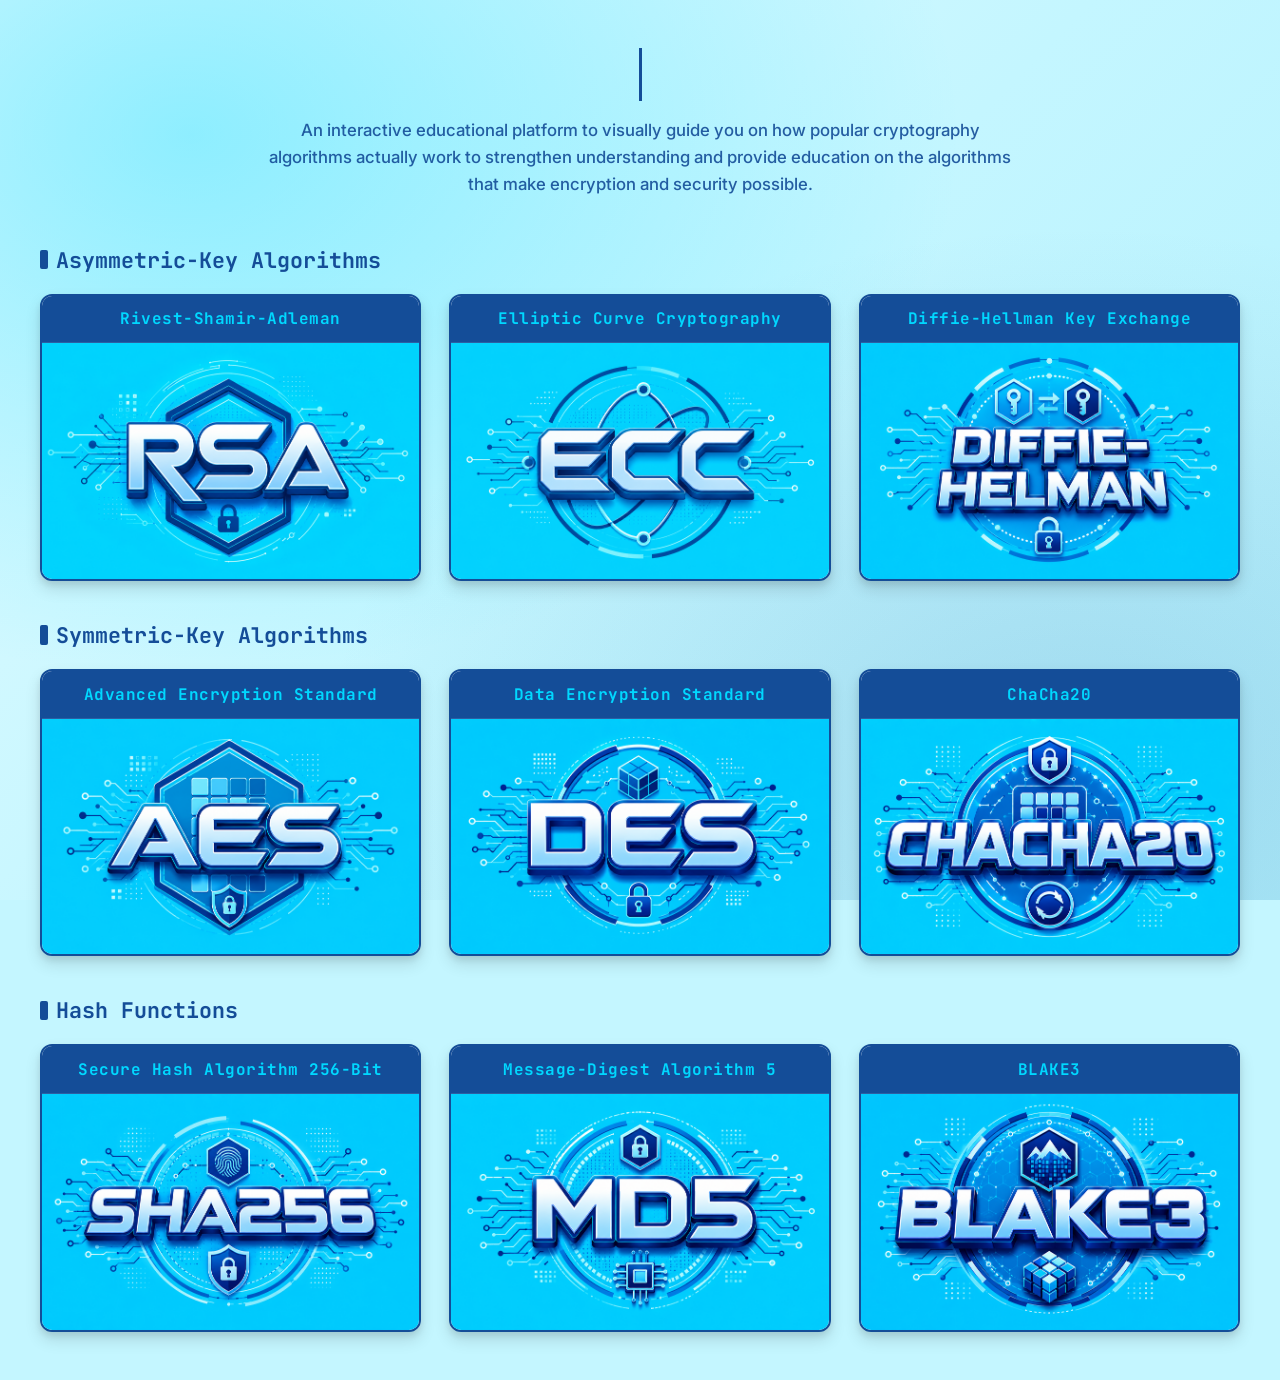
<file: index.html>
<!DOCTYPE html>
<html lang="en">
<head>
    <meta charset="UTF-8">
    <meta name="viewport" content="width=device-width, initial-scale=1.0">
    <meta name="google-site-verification" content="shQzwDN6scNFN-krA-88HyfGA7JR9Y-I3b_4QPDu_bs" />
    <title>Cryptography Algorithm Visualizers</title>
    <link class="icon" rel="icon" type="image/x-icon" href="favicon.ico" />
    <link rel="preconnect" href="https://fonts.googleapis.com">
    <link rel="preconnect" href="https://fonts.gstatic.com" crossorigin>
    <link href="https://fonts.googleapis.com/css2?family=Inter:wght@400;500;600;700&family=JetBrains+Mono:wght@400;500;700&display=swap" rel="stylesheet">
    <link rel="stylesheet" href="style.css">
</head>
<body>
    <header class="header">
        <h1 class="typewriter1-title">Cryptography Algorithm Visualizers</h1>
        <p class="header-description">
            An interactive educational platform to visually guide you on how popular cryptography algorithms actually work to strengthen understanding and provide education on the algorithms that make encryption and security possible.
        </p>
    </header>
        
    <main class="main-container">
        <section class="section">
            <h2 class="section-title">Asymmetric-Key Algorithms</h2>
            <div class="grid-container">
                <a href="RSA/rsa.html" class="card">
                    <div class="card-label">Rivest-Shamir-Adleman</div>
                    <img src="RSA/RSA.PNG" alt="RSA Visualization">
                </a>
                <a href="ECC/ecc.html" class="card">
                    <div class="card-label">Elliptic Curve Cryptography</div>
                    <img src="ECC/ECC.PNG" alt="ECC Visualization">
                </a>
                <a href="DiffieHelman/diffiehelman.html" class="card">
                    <div class="card-label">Diffie-Hellman Key Exchange</div>
                    <img src="DiffieHelman/DiffieHelman.PNG" alt="Diffie-Hellman Visualization">
                </a>
            </div>
        </section>

        <section class="section">
            <h2 class="section-title">Symmetric-Key Algorithms</h2>
            <div class="grid-container">
                <a href="AES/aes.html" class="card">
                    <div class="card-label">Advanced Encryption Standard</div>
                    <img src="AES/AES.PNG" alt="AES Visualization">
                </a>
                <a href="DES/des.html" class="card">
                    <div class="card-label">Data Encryption Standard</div>
                    <img src="DES/DES.PNG" alt="DES Visualization">
                </a>
                <a href="ChaCha20/chacha20.html" class="card">
                    <div class="card-label">ChaCha20</div>
                    <img src="ChaCha20/ChaCha20.PNG" alt="ChaCha20 Visualization">
                </a>
            </div>
        </section>

        <section class="section">
            <h2 class="section-title">Hash Functions</h2>
            <div class="grid-container">
                <a href="SHA256/sha256.html" class="card">
                    <div class="card-label">Secure Hash Algorithm 256-Bit</div>
                    <img src="SHA256/SHA256.PNG" alt="SHA-256 Visualization">
                </a>
                <a href="MD5/md5.html" class="card">
                    <div class="card-label">Message-Digest Algorithm 5</div>
                    <img src="MD5/MD5.PNG" alt="MD5 Visualization">
                </a>
                <a href="BLAKE3/blake3.html" class="card">
                    <div class="card-label">BLAKE3</div>
                    <img src="BLAKE3/BLAKE3.PNG" alt="BLAKE3 Visualization">
                </a>
            </div>
        </section>
    </main>

</body>
</html>
</file>
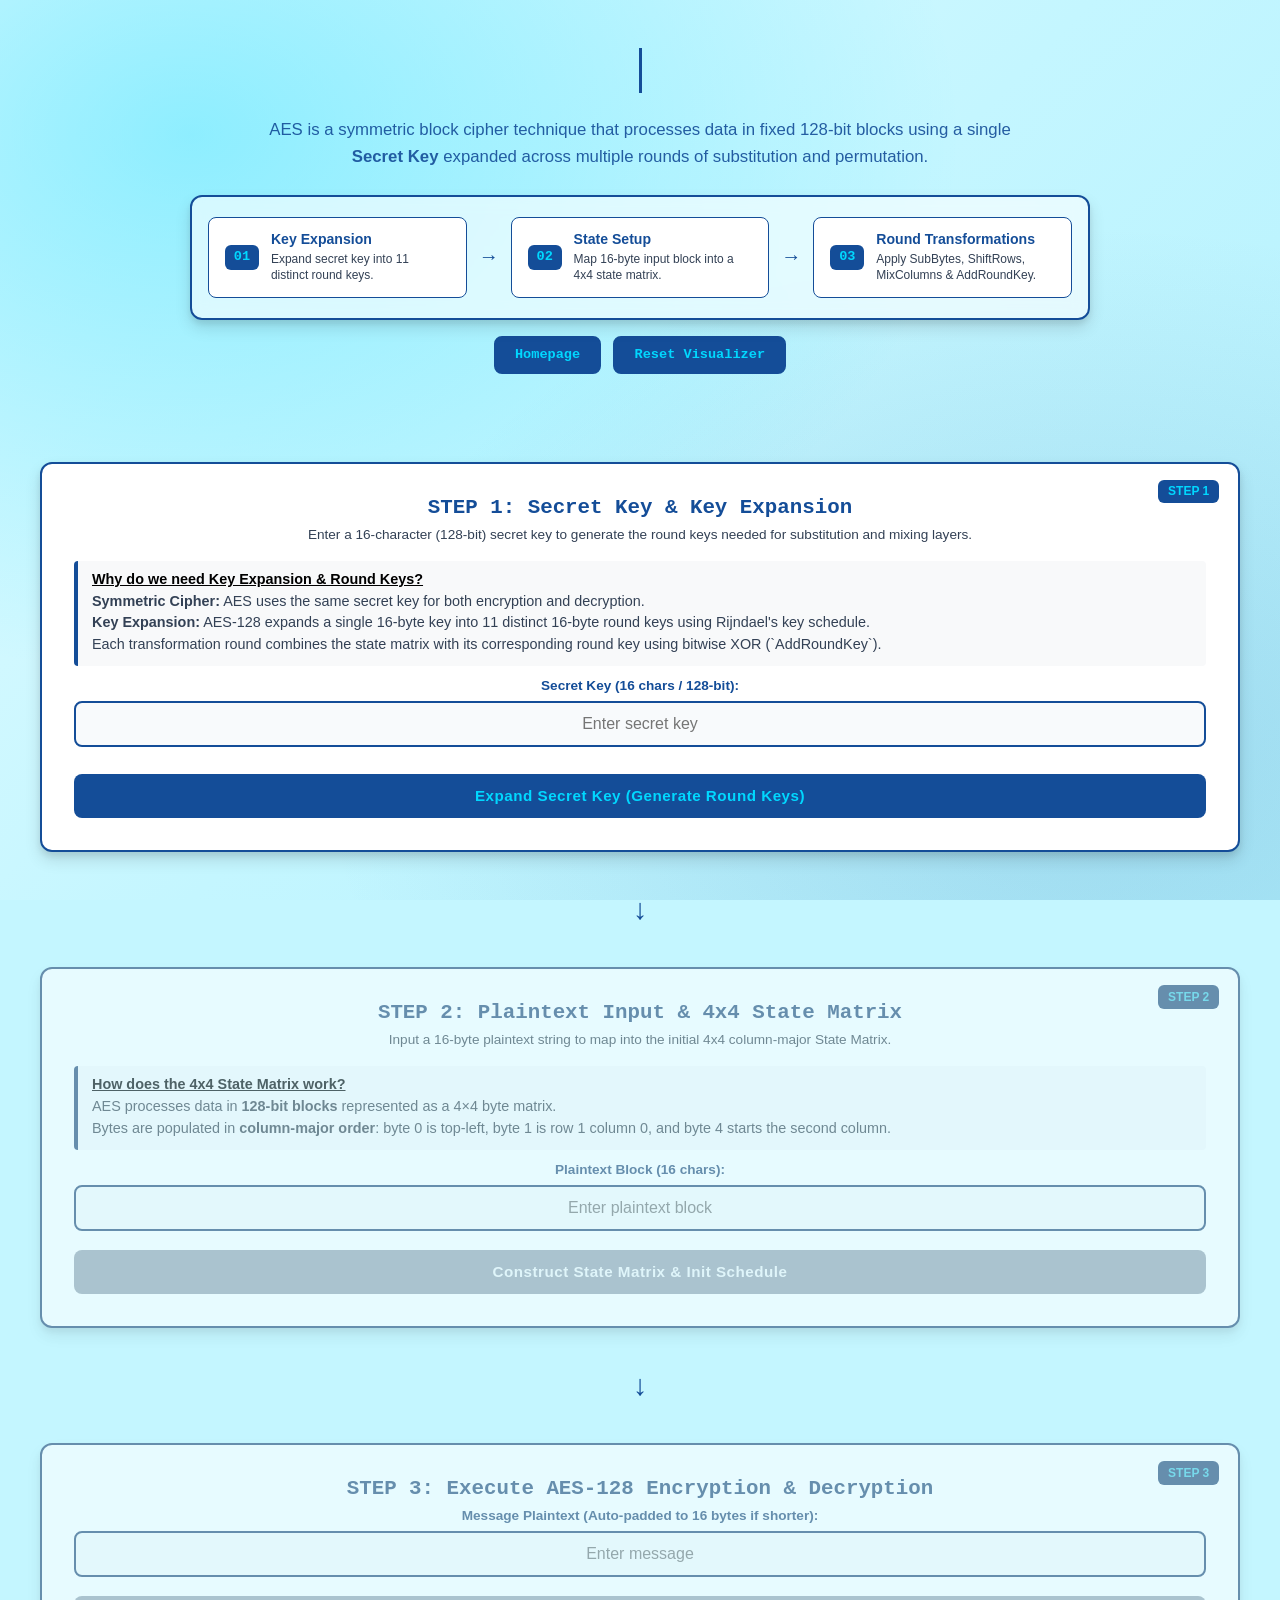
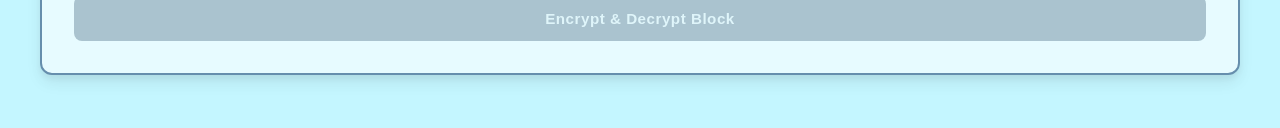
<file: AES/aes.html>
<!DOCTYPE html>
<html lang="en">
<head>
    <meta charset="UTF-8">
    <meta name="viewport" content="width=device-width, initial-scale=1.0">
    <title>AES Visualizer</title>
    <link rel="stylesheet" href="../style.css">
</head>
<body>

    <main class="flowchart-container">

        <header class="header">
            <h1 class="typewriter2-title">AES Visualizer</h1>
            <!-- ALGORITHM OVERVIEW & FLOWCHART -->
<section class="algo-overview">
    <p class="header-description">
        AES is a symmetric block cipher technique that processes data in fixed 128-bit blocks using a single <strong>Secret Key</strong> expanded across multiple rounds of substitution and permutation.
    </p>

    <div class="algo-diagram">
        <div class="algo-node">
            <span class="algo-node-step">01</span>
            <div class="algo-node-text">
                <strong>Key Expansion</strong>
                <p>Expand secret key into 11 distinct round keys.</p>
            </div>
        </div>

        <div class="algo-arrow">→</div>

        <div class="algo-node">
            <span class="algo-node-step">02</span>
            <div class="algo-node-text">
                <strong>State Setup</strong>
                <p>Map 16-byte input block into a 4x4 state matrix.</p>
            </div>
        </div>

        <div class="algo-arrow">→</div>

        <div class="algo-node">
            <span class="algo-node-step">03</span>
            <div class="algo-node-text">
                <strong>Round Transformations</strong>
                <p>Apply SubBytes, ShiftRows, MixColumns & AddRoundKey.</p>
            </div>
        </div>
    </div>
</section>
            <div class="header-buttons">
                <a href="../index.html" class="btn-nav">Homepage</a>
                <button id="reset-btn" class="btn-reset">Reset Visualizer</button>
            </div>
        </header>

        <!-- STEP 1: Key Input & Expansion -->
        <section id="node-step1" class="flow-card active">
            <div class="card-badge">STEP 1</div>
            <h2>STEP 1: Secret Key & Key Expansion</h2>
            <p class="hint">Enter a 16-character (128-bit) secret key to generate the round keys needed for substitution and mixing layers.</p>
            <div class="math-note-box" style="background-color: #f8f9fa; border-left: 4px solid #144d98; padding: 10px 14px; margin-bottom: 12px; border-radius: 4px; font-size: 0.9rem;">
            <strong><u>Why do we need Key Expansion & Round Keys?</u></strong>
                <p style="margin: 4px 0 0 0;">
                    <strong>Symmetric Cipher:</strong> AES uses the same secret key for both encryption and decryption.<br>
                    <strong>Key Expansion:</strong> AES-128 expands a single 16-byte key into 11 distinct 16-byte round keys using Rijndael's key schedule.<br>
                    Each transformation round combines the state matrix with its corresponding round key using bitwise XOR (`AddRoundKey`).
                </p>
            </div>
            <div class="input-group">
                <div class="field" style="width: 100%;">
                    <label for="p">Secret Key (16 chars / 128-bit):</label>
                    <input type="text" id="p" placeholder="Enter secret key" maxlength="16">
                </div>
            </div>
            <button id="btn-step1" class="btn-step">Expand Secret Key (Generate Round Keys)</button>
            <div id="out-step1" class="step-output"></div>
        </section>

        <div class="flow-connector" id="conn-1">↓</div>

        <!-- STEP 2: Plaintext Input & State Matrix Setup -->
        <section id="node-step2" class="flow-card locked">
            <div class="card-badge">STEP 2</div>
            <h2>STEP 2: Plaintext Input & 4x4 State Matrix</h2>
            <p class="hint">Input a 16-byte plaintext string to map into the initial 4x4 column-major State Matrix.</p>

            <div class="math-note-box" style="background-color: #f8f9fa; border-left: 4px solid #144d98; padding: 10px 14px; margin-bottom: 12px; border-radius: 4px; font-size: 0.9rem;">
                <strong><u>How does the 4x4 State Matrix work?</u></strong>
                <p style="margin: 4px 0 0 0;">
                    AES processes data in <strong>128-bit blocks</strong> represented as a 4×4 byte matrix.<br>
                    Bytes are populated in <strong>column-major order</strong>: byte 0 is top-left, byte 1 is row 1 column 0, and byte 4 starts the second column.
                </p>
            </div>

            <div class="field">
                <label for="e">Plaintext Block (16 chars):</label>
                <input type="text" id="e" placeholder="Enter plaintext block" maxlength="16" disabled>
            </div>
            <button id="btn-step2" class="btn-step" disabled>Construct State Matrix & Init Schedule</button>
            <div id="out-step2" class="step-output"></div>
        </section>

        <div class="flow-connector" id="conn-2">↓</div>

        <!-- KEY CREATED CELEBRATION BANNER -->
        <div id="key-success-banner" class="success-banner hidden">
            You've generated your AES secret key!
            <div class="key-display">
                <span><strong>Key Status:</strong> <code id="disp-pub">128-bit Key Loaded</code></span>
                <span><strong>Rounds Configured:</strong> <code id="disp-priv">10 Transformation Rounds</code></span>
            </div>
        </div>

        <!-- STEP 3: Sentence Encryption & Visual Breakdown -->
        <section id="node-step3" class="flow-card locked">
            <div class="card-badge">STEP 3</div>
            <h2>STEP 3: Execute AES-128 Encryption & Decryption</h2>
            <div class="field">
                <label for="msg">Message Plaintext (Auto-padded to 16 bytes if shorter):</label>
                <input type="text" id="msg" placeholder="Enter message" disabled>
            </div>
            <button id="btn-step3" class="btn-step" disabled>Encrypt & Decrypt Block</button>

            <div id="out-step3" class="step-output"></div>

            <!-- Transformation Pipeline Container -->
            <div id="visual-pipeline" class="pipeline-container" style="display:none; margin-top: 15px;">
                <h3>Round-by-Round AES Encryption Pipeline</h3>
                <div id="pipeline-nodes" class="pipeline-grid"></div>
            </div>
        </section>

    </main>

    <script src="aes.js"></script>
</body>
</html>
</file>
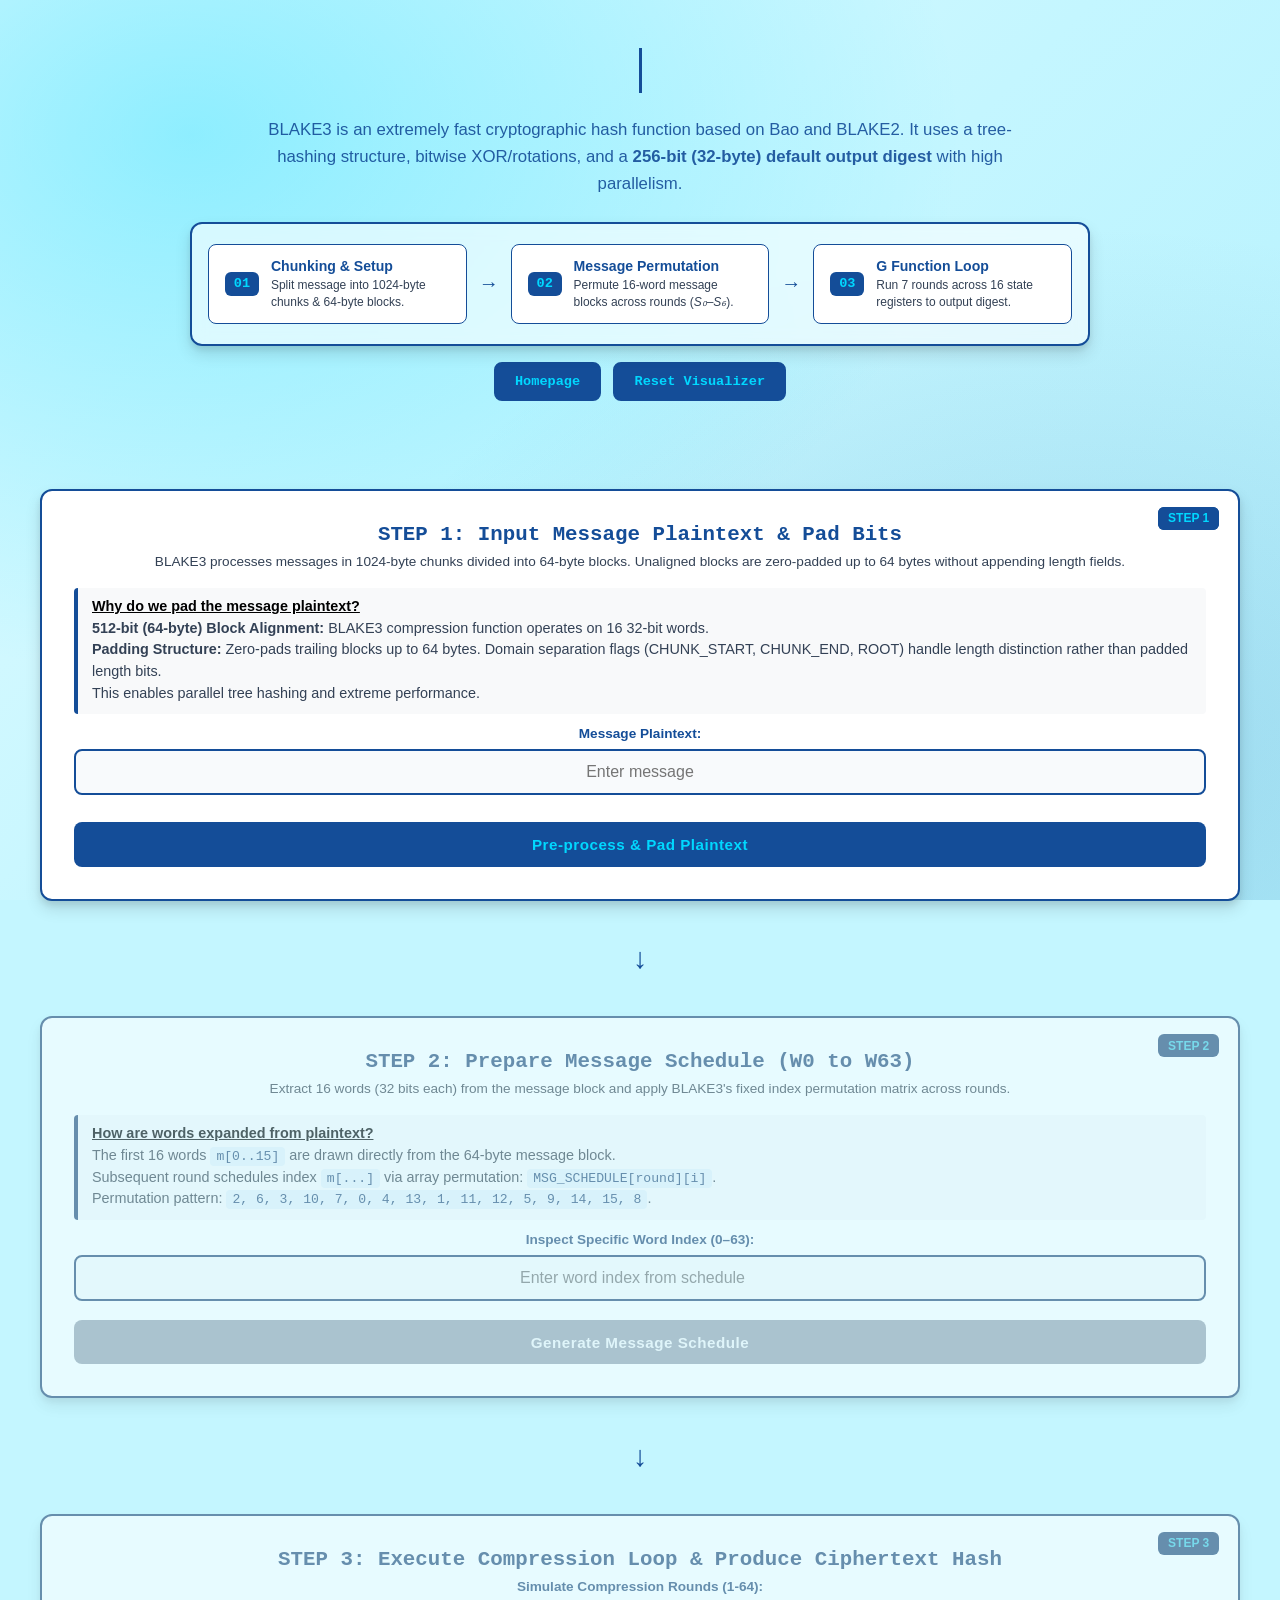
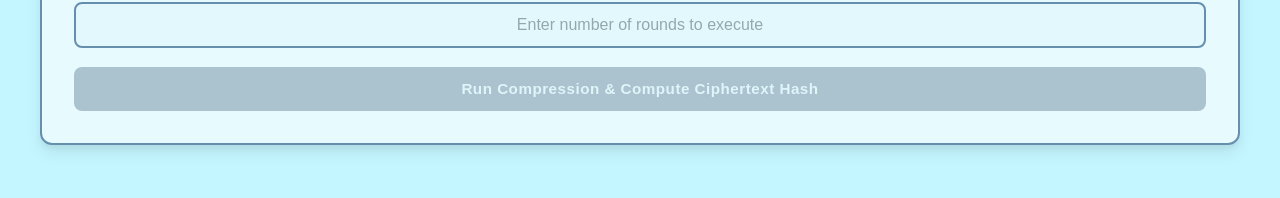
<file: BLAKE3/blake3.html>
<!DOCTYPE html>
<html lang="en">
<head>
    <meta charset="UTF-8">
    <meta name="viewport" content="width=device-width, initial-scale=1.0">
    <title>BLAKE3 Visualizer</title>
    <link rel="stylesheet" href="../style.css">
</head>
<body>

    <main class="flowchart-container">

        <header class="header">
            <h1 class="typewriter3-title">BLAKE3 Visualizer</h1><!-- ALGORITHM OVERVIEW & FLOWCHART -->
            <section class="algo-overview">
                <p class="header-description">
                    BLAKE3 is an extremely fast cryptographic hash function based on Bao and BLAKE2. It uses a tree-hashing structure, bitwise XOR/rotations, and a <strong>256-bit (32-byte) default output digest</strong> with high parallelism.
                </p>

                <div class="algo-diagram">
                    <div class="algo-node">
                        <span class="algo-node-step">01</span>
                        <div class="algo-node-text">
                            <strong>Chunking & Setup</strong>
                            <p>Split message into 1024-byte chunks & 64-byte blocks.</p>
                        </div>
                    </div>

                    <div class="algo-arrow">→</div>

                    <div class="algo-node">
                        <span class="algo-node-step">02</span>
                        <div class="algo-node-text">
                            <strong>Message Permutation</strong>
                            <p>Permute 16-word message blocks across rounds (<em>S₀–S₆</em>).</p>
                        </div>
                    </div>

                    <div class="algo-arrow">→</div>

                    <div class="algo-node">
                        <span class="algo-node-step">03</span>
                        <div class="algo-node-text">
                            <strong>G Function Loop</strong>
                            <p>Run 7 rounds across 16 state registers to output digest.</p>
                        </div>
                    </div>
                </div>
            </section>
            <div class="header-buttons">
                <a href="../index.html" class="btn-nav">Homepage</a>
                <button id="reset-btn" class="btn-reset">Reset Visualizer</button>
            </div>
        </header>

        <!-- STEP 1: Message Input & Pre-processing (Padding/Chunking) -->
        <section id="node-step1" class="flow-card active">
            <div class="card-badge">STEP 1</div>
            <div class="card-badge">STEP 1</div>
            <h2>STEP 1: Input Message Plaintext & Pad Bits</h2>
            <p class="hint">BLAKE3 processes messages in 1024-byte chunks divided into 64-byte blocks. Unaligned blocks are zero-padded up to 64 bytes without appending length fields.</p>
            <div class="math-note-box" style="background-color: #f8f9fa; border-left: 4px solid #144d98; padding: 10px 14px; margin-bottom: 12px; border-radius: 4px; font-size: 0.9rem;">
                <strong><u>Why do we pad the message plaintext?</u></strong>
                <p style="margin: 4px 0 0 0;">
                    <strong>512-bit (64-byte) Block Alignment:</strong> BLAKE3 compression function operates on 16 32-bit words.<br>
                    <strong>Padding Structure:</strong> Zero-pads trailing blocks up to 64 bytes. Domain separation flags (CHUNK_START, CHUNK_END, ROOT) handle length distinction rather than padded length bits.<br>
                    This enables parallel tree hashing and extreme performance.
                </p>
            </div>
            <div class="input-group">
                <div class="field">
                    <label for="msg-input">Message Plaintext:</label>
                    <input type="text" id="msg-input" placeholder="Enter message">
                </div>
            </div>
            <button id="btn-step1" class="btn-step">Pre-process & Pad Plaintext</button>
            <div id="out-step1" class="step-output"></div>
        </section>

        <div class="flow-connector" id="conn-1">↓</div>

        <!-- STEP 2: Message Schedule Construction (W0..W15 Permutations) -->
        <section id="node-step2" class="flow-card locked">
            <div class="card-badge">STEP 2</div>
            <h2>STEP 2: Prepare Message Schedule (W0 to W63)</h2>
            <p class="hint">Extract 16 words (32 bits each) from the message block and apply BLAKE3's fixed index permutation matrix across rounds.</p>

            <div class="math-note-box" style="background-color: #f8f9fa; border-left: 4px solid #144d98; padding: 10px 14px; margin-bottom: 12px; border-radius: 4px; font-size: 0.9rem;">
                <strong><u>How are words expanded from plaintext?</u></strong>
                <p style="margin: 4px 0 0 0;">
                    The first 16 words <code>m[0..15]</code> are drawn directly from the 64-byte message block.<br>
                    Subsequent round schedules index <code>m[...]</code> via array permutation: <code>MSG_SCHEDULE[round][i]</code>.<br>
                    Permutation pattern: <code>2, 6, 3, 10, 7, 0, 4, 13, 1, 11, 12, 5, 9, 14, 15, 8</code>.
                </p>
            </div>

            <div class="field">
                <label for="word-index">Inspect Specific Word Index (0–63):</label>
                <input type="number" id="word-index" placeholder="Enter word index from schedule" disabled>
            </div>
            <button id="btn-step2" class="btn-step" disabled>Generate Message Schedule</button>
            <div id="out-step2" class="step-output"></div>
        </section>

        <div class="flow-connector" id="conn-2">↓</div>

        <!-- BLAKE3 INITIAL CONSTANTS BANNER -->
        <div id="key-success-banner" class="success-banner hidden">
            Initial State Hash Values (H0..H7 derived from IV constants):
            <div class="key-display">
                <span><strong>H0 - H3:</strong> <code id="disp-pub"></code></span>
                <span><strong>H4 - H7:</strong> <code id="disp-priv"></code></span>
            </div>
        </div>

        <!-- STEP 3: Compression Loop & Hash Output -->
        <section id="node-step3" class="flow-card locked">
            <div class="card-badge">STEP 3</div>
            <h2>STEP 3: Execute Compression Loop & Produce Ciphertext Hash</h2>
            <div class="field">
                <label for="round-select">Simulate Compression Rounds (1-64):</label>
                <input type="text" id="round-select" placeholder="Enter number of rounds to execute" disabled>
            </div>
            <button id="btn-step3" class="btn-step" disabled>Run Compression & Compute Ciphertext Hash</button>

            <div id="out-step3" class="step-output"></div>

            <!-- Visual Pipeline for Hash Registers -->
            <div id="visual-pipeline" class="pipeline-container" style="display:none; margin-top: 15px;">
                <h3>Register-by-Register BLAKE3 Encryption Pipeline</h3>
                <div id="pipeline-nodes" class="pipeline-grid"></div>
            </div>
        </section>

    </main>

    <script src="blake3.js"></script>
</body>
</html>
</file>
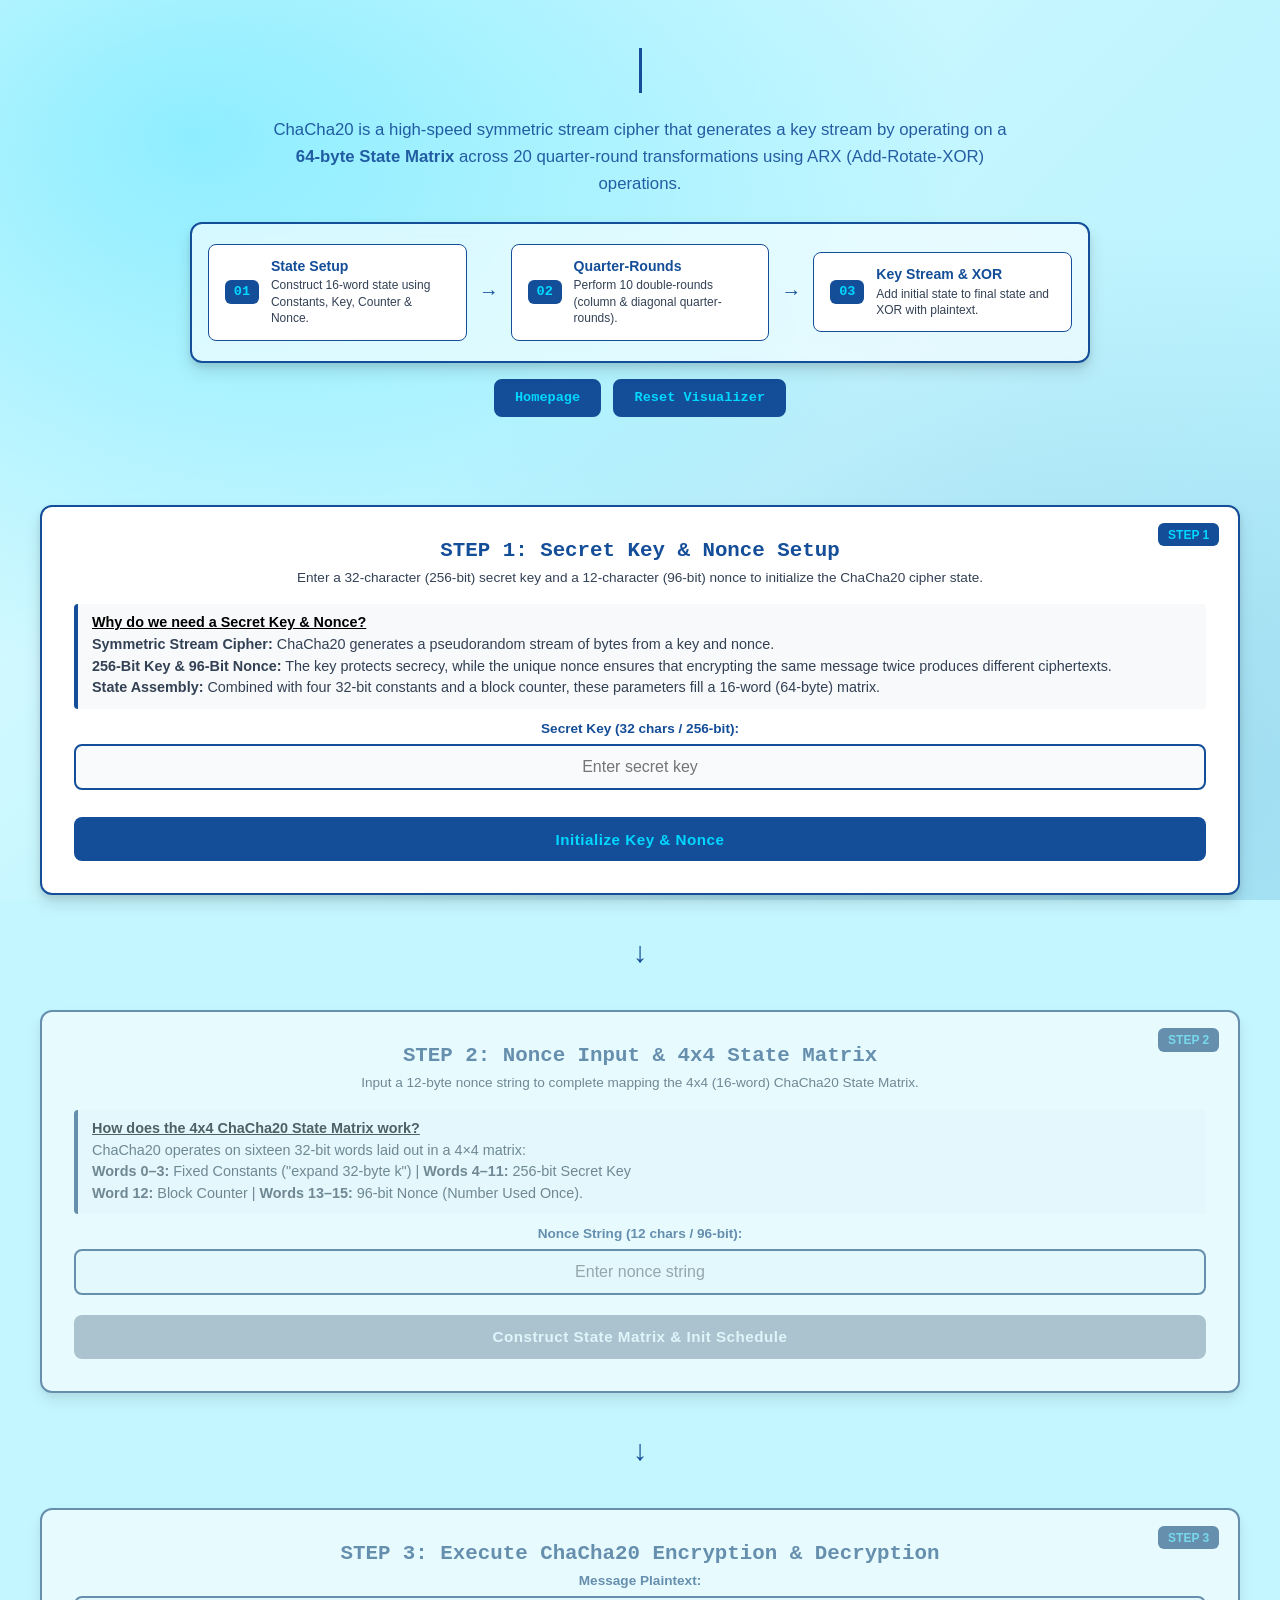
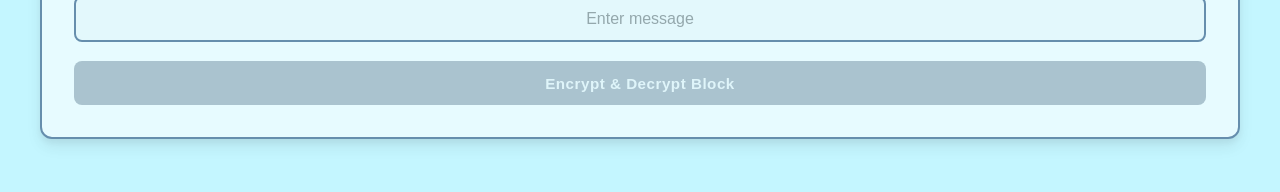
<file: ChaCha20/chacha20.html>
<!DOCTYPE html>
<html lang="en">
<head>
    <meta charset="UTF-8">
    <meta name="viewport" content="width=device-width, initial-scale=1.0">
    <title>ChaCha20 Visualizer</title>
    <link rel="stylesheet" href="../style.css">
</head>
<body>

    <main class="flowchart-container">

        <header class="header">
            <h1 class="typewriter5-title">ChaCha20 Visualizer</h1>
            <!-- ALGORITHM OVERVIEW & FLOWCHART -->
<section class="algo-overview">
    <p class="header-description">
        ChaCha20 is a high-speed symmetric stream cipher that generates a key stream by operating on a <strong>64-byte State Matrix</strong> across 20 quarter-round transformations using ARX (Add-Rotate-XOR) operations.
    </p>

    <div class="algo-diagram">
        <div class="algo-node">
            <span class="algo-node-step">01</span>
            <div class="algo-node-text">
                <strong>State Setup</strong>
                <p>Construct 16-word state using Constants, Key, Counter & Nonce.</p>
            </div>
        </div>

        <div class="algo-arrow">→</div>

        <div class="algo-node">
            <span class="algo-node-step">02</span>
            <div class="algo-node-text">
                <strong>Quarter-Rounds</strong>
                <p>Perform 10 double-rounds (column & diagonal quarter-rounds).</p>
            </div>
        </div>

        <div class="algo-arrow">→</div>

        <div class="algo-node">
            <span class="algo-node-step">03</span>
            <div class="algo-node-text">
                <strong>Key Stream & XOR</strong>
                <p>Add initial state to final state and XOR with plaintext.</p>
            </div>
        </div>
    </div>
</section>
            <div class="header-buttons">
                <a href="../index.html" class="btn-nav">Homepage</a>
                <button id="reset-btn" class="btn-reset">Reset Visualizer</button>
            </div>
        </header>

        <!-- STEP 1: Key & Nonce Input -->
        <section id="node-step1" class="flow-card active">
            <div class="card-badge">STEP 1</div>
            <h2>STEP 1: Secret Key & Nonce Setup</h2>
            <p class="hint">Enter a 32-character (256-bit) secret key and a 12-character (96-bit) nonce to initialize the ChaCha20 cipher state.</p>
            <div class="math-note-box" style="background-color: #f8f9fa; border-left: 4px solid #144d98; padding: 10px 14px; margin-bottom: 12px; border-radius: 4px; font-size: 0.9rem;">
            <strong><u>Why do we need a Secret Key & Nonce?</u></strong>
                <p style="margin: 4px 0 0 0;">
                    <strong>Symmetric Stream Cipher:</strong> ChaCha20 generates a pseudorandom stream of bytes from a key and nonce.<br>
                    <strong>256-Bit Key & 96-Bit Nonce:</strong> The key protects secrecy, while the unique nonce ensures that encrypting the same message twice produces different ciphertexts.<br>
                    <strong>State Assembly:</strong> Combined with four 32-bit constants and a block counter, these parameters fill a 16-word (64-byte) matrix.
                </p>
            </div>
            <div class="input-group">
                <div class="field" style="width: 100%;">
                    <label for="p">Secret Key (32 chars / 256-bit):</label>
                    <input type="text" id="p" placeholder="Enter secret key" maxlength="32">
                </div>
            </div>
            <button id="btn-step1" class="btn-step">Initialize Key & Nonce</button>
            <div id="out-step1" class="step-output"></div>
        </section>

        <div class="flow-connector" id="conn-1">↓</div>

        <!-- STEP 2: Nonce Input & 4x4 State Matrix Setup -->
        <section id="node-step2" class="flow-card locked">
            <div class="card-badge">STEP 2</div>
            <h2>STEP 2: Nonce Input & 4x4 State Matrix</h2>
            <p class="hint">Input a 12-byte nonce string to complete mapping the 4x4 (16-word) ChaCha20 State Matrix.</p>

            <div class="math-note-box" style="background-color: #f8f9fa; border-left: 4px solid #144d98; padding: 10px 14px; margin-bottom: 12px; border-radius: 4px; font-size: 0.9rem;">
                <strong><u>How does the 4x4 ChaCha20 State Matrix work?</u></strong>
                <p style="margin: 4px 0 0 0;">
                    ChaCha20 operates on sixteen 32-bit words laid out in a 4×4 matrix:<br>
                    <strong>Words 0–3:</strong> Fixed Constants ("expand 32-byte k") | <strong>Words 4–11:</strong> 256-bit Secret Key<br>
                    <strong>Word 12:</strong> Block Counter | <strong>Words 13–15:</strong> 96-bit Nonce (Number Used Once).
                </p>
            </div>

            <div class="field">
                <label for="e">Nonce String (12 chars / 96-bit):</label>
                <input type="text" id="e" placeholder="Enter nonce string" maxlength="12" disabled>
            </div>
            <button id="btn-step2" class="btn-step" disabled>Construct State Matrix & Init Schedule</button>
            <div id="out-step2" class="step-output"></div>
        </section>

        <div class="flow-connector" id="conn-2">↓</div>

        <!-- KEY CREATED CELEBRATION BANNER -->
        <div id="key-success-banner" class="success-banner hidden">
            You've generated your ChaCha20 secret state!
            <div class="key-display">
                <span><strong>Key Status:</strong> <code id="disp-pub">256-bit Key Loaded</code></span>
                <span><strong>Rounds Configured:</strong> <code id="disp-priv">20 Quarter-Rounds (10 Double Rounds)</code></span>
            </div>
        </div>

        <!-- STEP 3: Sentence Encryption & Visual Breakdown -->
        <section id="node-step3" class="flow-card locked">
            <div class="card-badge">STEP 3</div>
            <h2>STEP 3: Execute ChaCha20 Encryption & Decryption</h2>
            <div class="field">
                <label for="msg">Message Plaintext:</label>
                <input type="text" id="msg" placeholder="Enter message" disabled>
            </div>
            <button id="btn-step3" class="btn-step" disabled>Encrypt & Decrypt Block</button>

            <div id="out-step3" class="step-output"></div>

            <!-- Transformation Pipeline Container -->
            <div id="visual-pipeline" class="pipeline-container" style="display:none; margin-top: 15px;">
                <h3>Round-by-Round ChaCha20 Encryption Pipeline</h3>
                <div id="pipeline-nodes" class="pipeline-grid"></div>
            </div>
        </section>

    </main>

    <script src="chacha20.js"></script>
</body>
</html>
</file>
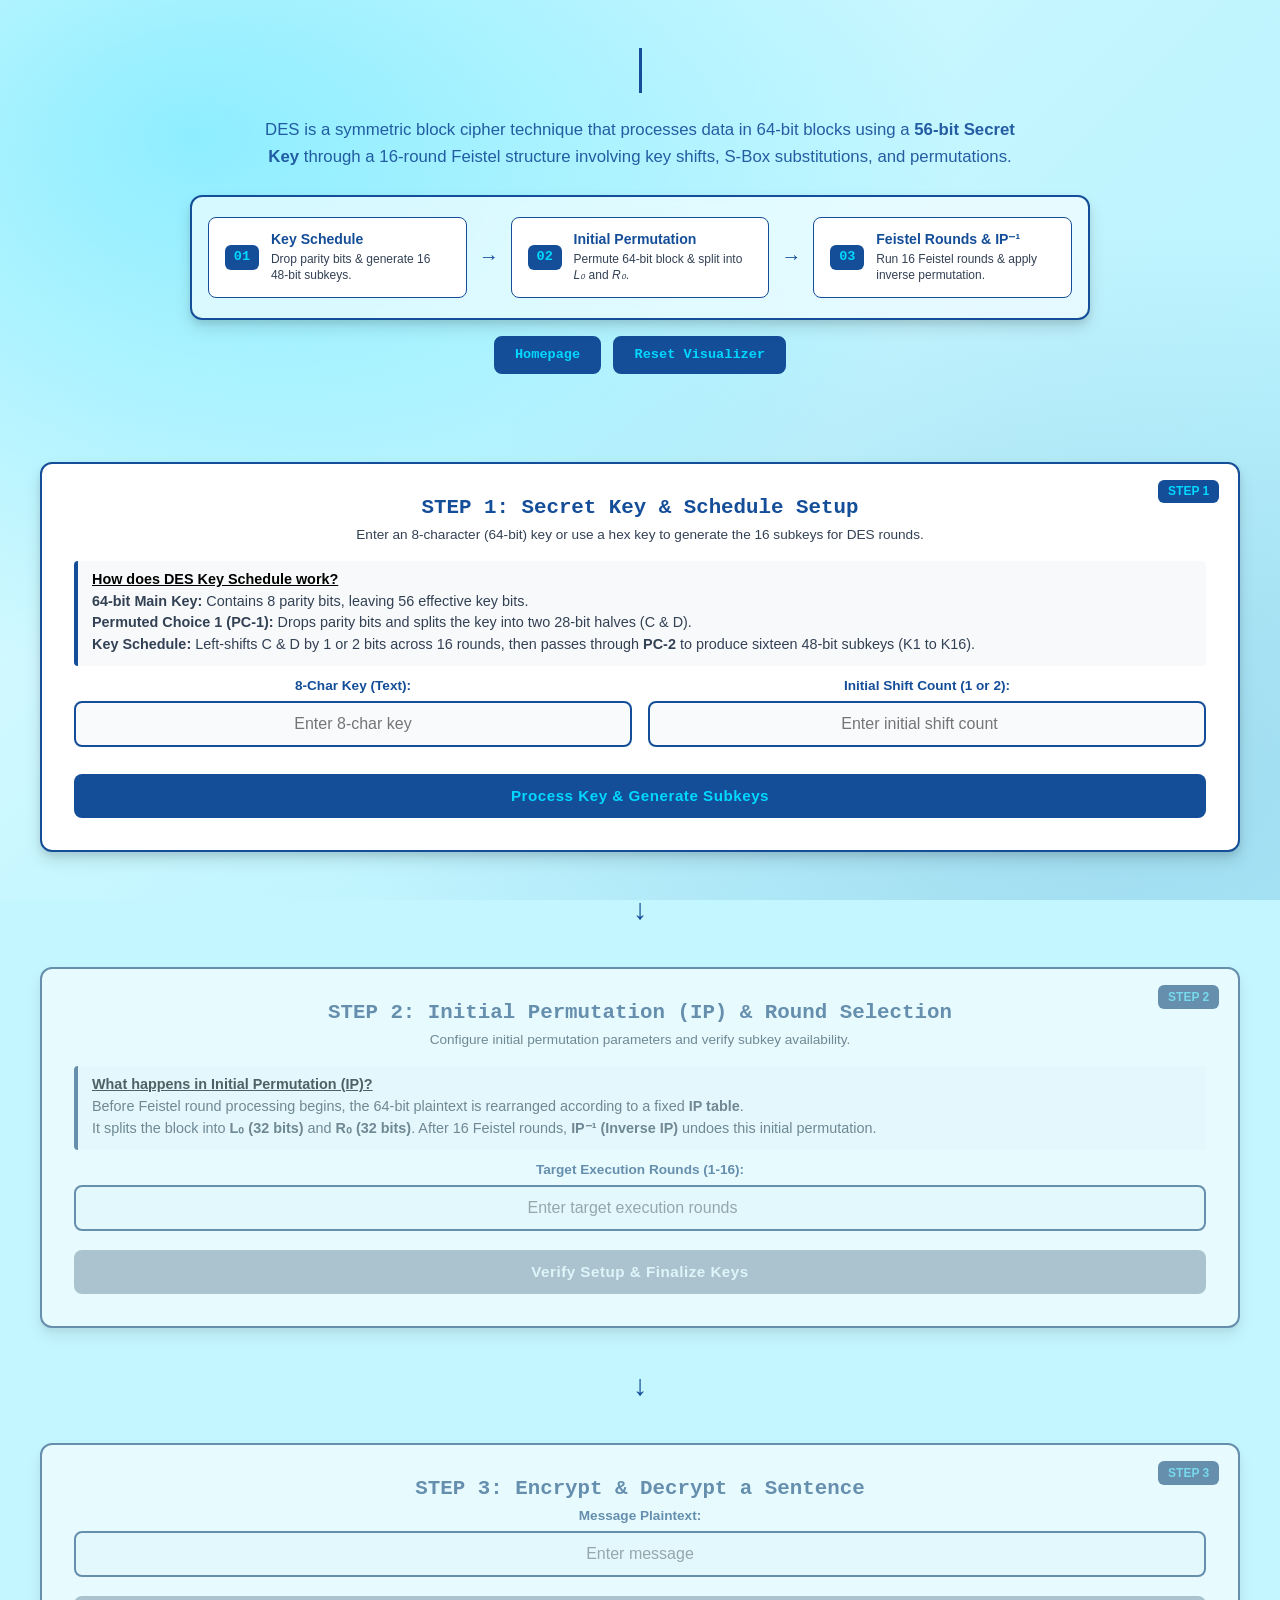
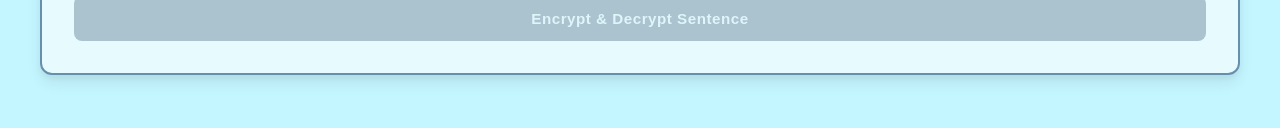
<file: DES/des.html>
<!DOCTYPE html>
<html lang="en">
<head>
    <meta charset="UTF-8">
    <meta name="viewport" content="width=device-width, initial-scale=1.0">
    <title>DES Visualizer</title>
    <link rel="stylesheet" href="../style.css">
</head>
<body>

    <main class="flowchart-container">

        <header class="header">
            <h1 class="typewriter2-title">DES Visualizer</h1>
            <!-- ALGORITHM OVERVIEW & FLOWCHART -->
<section class="algo-overview">
    <p class="header-description">
        DES is a symmetric block cipher technique that processes data in 64-bit blocks using a <strong>56-bit Secret Key</strong> through a 16-round Feistel structure involving key shifts, S-Box substitutions, and permutations.
    </p>

    <div class="algo-diagram">
        <div class="algo-node">
            <span class="algo-node-step">01</span>
            <div class="algo-node-text">
                <strong>Key Schedule</strong>
                <p>Drop parity bits & generate 16 48-bit subkeys.</p>
            </div>
        </div>

        <div class="algo-arrow">→</div>

        <div class="algo-node">
            <span class="algo-node-step">02</span>
            <div class="algo-node-text">
                <strong>Initial Permutation</strong>
                <p>Permute 64-bit block & split into <em>L₀</em> and <em>R₀</em>.</p>
            </div>
        </div>

        <div class="algo-arrow">→</div>

        <div class="algo-node">
            <span class="algo-node-step">03</span>
            <div class="algo-node-text">
                <strong>Feistel Rounds & IP⁻¹</strong>
                <p>Run 16 Feistel rounds & apply inverse permutation.</p>
            </div>
        </div>
    </div>
</section>
            <div class="header-buttons">
                <a href="../index.html" class="btn-nav">Homepage</a>
                <button id="reset-btn" class="btn-reset">Reset Visualizer</button>
            </div>
        </header>

        <!-- STEP 1: Key Input & Expansion -->
        <section id="node-step1" class="flow-card active">
            <div class="card-badge">STEP 1</div>
            <h2>STEP 1: Secret Key & Schedule Setup</h2>
            <p class="hint">Enter an 8-character (64-bit) key or use a hex key to generate the 16 subkeys for DES rounds.</p>
            <div class="math-note-box" style="background-color: #f8f9fa; border-left: 4px solid #144d98; padding: 10px 14px; margin-bottom: 12px; border-radius: 4px; font-size: 0.9rem;">
                <strong><u>How does DES Key Schedule work?</u></strong>
                <p style="margin: 4px 0 0 0;">
                    <strong>64-bit Main Key:</strong> Contains 8 parity bits, leaving 56 effective key bits.<br>
                    <strong>Permuted Choice 1 (PC-1):</strong> Drops parity bits and splits the key into two 28-bit halves (C & D).<br>
                    <strong>Key Schedule:</strong> Left-shifts C & D by 1 or 2 bits across 16 rounds, then passes through <strong>PC-2</strong> to produce sixteen 48-bit subkeys (K1 to K16).
                </p>
            </div>
            <div class="input-group">
                <div class="field">
                    <label for="p">8-Char Key (Text):</label>
                    <input type="text" id="p" placeholder="Enter 8-char key" maxlength="8">
                </div>
                <div class="field">
                    <label for="q">Initial Shift Count (1 or 2):</label>
                    <input type="number" id="q" placeholder="Enter initial shift count" min="1" max="2">
                </div>
            </div>
            <button id="btn-step1" class="btn-step">Process Key & Generate Subkeys</button>
            <div id="out-step1" class="step-output"></div>
        </section>

        <div class="flow-connector" id="conn-1">↓</div>

        <!-- STEP 2: Permutation & Round Schedule Config -->
        <section id="node-step2" class="flow-card locked">
            <div class="card-badge">STEP 2</div>
            <h2>STEP 2: Initial Permutation (IP) & Round Selection</h2>
            <p class="hint">Configure initial permutation parameters and verify subkey availability.</p>

            <div class="math-note-box" style="background-color: #f8f9fa; border-left: 4px solid #144d98; padding: 10px 14px; margin-bottom: 12px; border-radius: 4px; font-size: 0.9rem;">
                <strong><u>What happens in Initial Permutation (IP)?</u></strong>
                <p style="margin: 4px 0 0 0;">
                    Before Feistel round processing begins, the 64-bit plaintext is rearranged according to a fixed <strong>IP table</strong>.<br>
                    It splits the block into <strong>L₀ (32 bits)</strong> and <strong>R₀ (32 bits)</strong>. After 16 Feistel rounds, <strong>IP⁻¹ (Inverse IP)</strong> undoes this initial permutation.
                </p>
            </div>

            <div class="field">
                <label for="e">Target Execution Rounds (1-16):</label>
                <input type="number" id="e" placeholder="Enter target execution rounds" min="1" max="16" disabled>
            </div>
            <button id="btn-step2" class="btn-step" disabled>Verify Setup & Finalize Keys</button>
            <div id="out-step2" class="step-output"></div>
        </section>

        <div class="flow-connector" id="conn-2">↓</div>

        <!-- KEY CREATED CELEBRATION BANNER -->
        <div id="key-success-banner" class="success-banner hidden">
            You've generated your DES secret key!
            <div class="key-display">
                <span><strong>Main Key (Hex):</strong> <code id="disp-pub"></code></span>
                <span><strong>Subkey K₁ (Hex):</strong> <code id="disp-priv"></code></span>
            </div>
        </div>

        <!-- STEP 3: Sentence Encryption & Visual Breakdown -->
        <section id="node-step3" class="flow-card locked">
            <div class="card-badge">STEP 3</div>
            <h2>STEP 3: Encrypt & Decrypt a Sentence</h2>
            <div class="field">
                <label for="msg">Message Plaintext:</label>
                <input type="text" id="msg" placeholder="Enter message" disabled>
            </div>
            <button id="btn-step3" class="btn-step" disabled>Encrypt & Decrypt Sentence</button>

            <div id="out-step3" class="step-output"></div>

            <!-- Character Transformation Container -->
            <div id="visual-pipeline" class="pipeline-container" style="display:none; margin-top: 15px;">
                <h3>Block-by-Block DES Encryption Pipeline</h3>
                <div id="pipeline-nodes" class="pipeline-grid"></div>
            </div>
        </section>

    </main>

    <script src="des.js"></script>
</body>
</html>
</file>
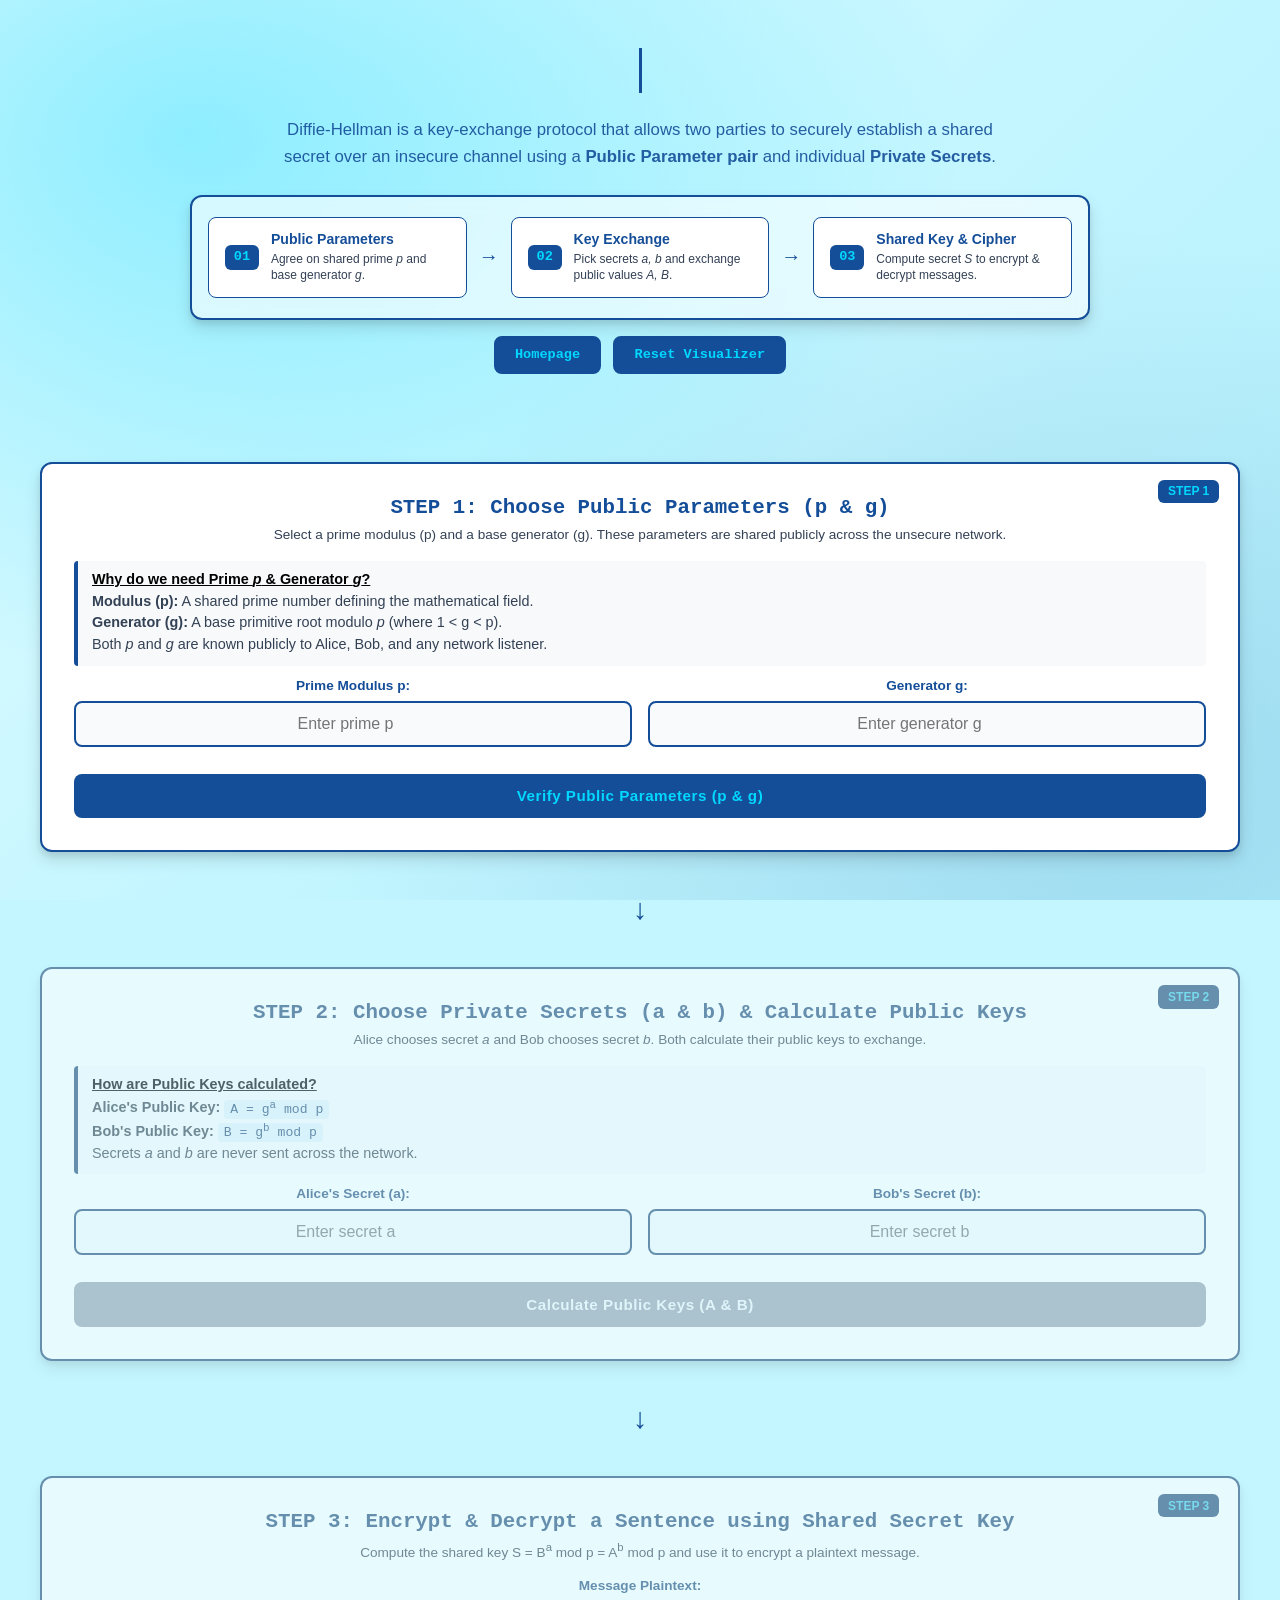
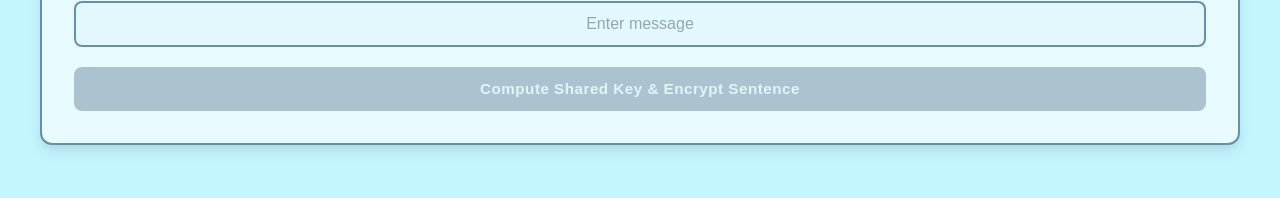
<file: DiffieHelman/diffiehelman.html>
<!DOCTYPE html>
<html lang="en">
<head>
    <meta charset="UTF-8">
    <meta name="viewport" content="width=device-width, initial-scale=1.0">
    <title>Diffie-Hellman Visualizer</title>
    <link rel="stylesheet" href="../style.css">
</head>
<body>

    <main class="flowchart-container">

        <header class="header">
            <h1 class="typewriter4-title">Diffie-Hellman Visualizer</h1>
<!-- ALGORITHM OVERVIEW & FLOWCHART -->
<section class="algo-overview">
    <p class="header-description">
        Diffie-Hellman is a key-exchange protocol that allows two parties to securely establish a shared secret over an insecure channel using a <strong>Public Parameter pair</strong> and individual <strong>Private Secrets</strong>.
    </p>

    <div class="algo-diagram">
        <div class="algo-node">
            <span class="algo-node-step">01</span>
            <div class="algo-node-text">
                <strong>Public Parameters</strong>
                <p>Agree on shared prime <em>p</em> and base generator <em>g</em>.</p>
            </div>
        </div>

        <div class="algo-arrow">→</div>

        <div class="algo-node">
            <span class="algo-node-step">02</span>
            <div class="algo-node-text">
                <strong>Key Exchange</strong>
                <p>Pick secrets <em>a, b</em> and exchange public values <em>A, B</em>.</p>
            </div>
        </div>

        <div class="algo-arrow">→</div>

        <div class="algo-node">
            <span class="algo-node-step">03</span>
            <div class="algo-node-text">
                <strong>Shared Key & Cipher</strong>
                <p>Compute secret <em>S</em> to encrypt & decrypt messages.</p>
            </div>
        </div>
    </div>
</section>
            <div class="header-buttons">
                <a href="../index.html" class="btn-nav">Homepage</a>
                <button id="reset-btn" class="btn-reset">Reset Visualizer</button>
            </div>
        </header>

        <!-- STEP 1: Public Shared Parameters -->
        <section id="node-step1" class="flow-card active">
            <div class="card-badge">STEP 1</div>
            <h2>STEP 1: Choose Public Parameters (p & g)</h2>
            <p class="hint">Select a prime modulus (p) and a base generator (g). These parameters are shared publicly across the unsecure network.</p>
            <div class="math-note-box" style="background-color: #f8f9fa; border-left: 4px solid #144d98; padding: 10px 14px; margin-bottom: 12px; border-radius: 4px; font-size: 0.9rem;">
                <strong><u>Why do we need Prime <em>p</em> & Generator <em>g</em>?</u></strong>
                <p style="margin: 4px 0 0 0;">
                    <strong>Modulus (p):</strong> A shared prime number defining the mathematical field.<br>
                    <strong>Generator (g):</strong> A base primitive root modulo <em>p</em> (where 1 &lt; g &lt; p).<br>
                    Both <em>p</em> and <em>g</em> are known publicly to Alice, Bob, and any network listener.
                </p>
            </div>
            <div class="input-group">
                <div class="field">
                    <label for="p">Prime Modulus p:</label>
                    <input type="number" id="p" placeholder="Enter prime p">
                </div>
                <div class="field">
                    <label for="q">Generator g:</label>
                    <input type="number" id="q" placeholder="Enter generator g">
                </div>
            </div>
            <button id="btn-step1" class="btn-step">Verify Public Parameters (p & g)</button>
            <div id="out-step1" class="step-output"></div>
        </section>

        <div class="flow-connector" id="conn-1">↓</div>

        <!-- STEP 2: Secrets & Public Keys -->
        <section id="node-step2" class="flow-card locked">
            <div class="card-badge">STEP 2</div>
            <h2>STEP 2: Choose Private Secrets (a & b) & Calculate Public Keys</h2>
            <p class="hint">Alice chooses secret <em>a</em> and Bob chooses secret <em>b</em>. Both calculate their public keys to exchange.</p>

            <div class="math-note-box" style="background-color: #f8f9fa; border-left: 4px solid #144d98; padding: 10px 14px; margin-bottom: 12px; border-radius: 4px; font-size: 0.9rem;">
                <strong><u>How are Public Keys calculated?</u></strong>
                <p style="margin: 4px 0 0 0;">
                    <strong>Alice's Public Key:</strong> <code>A = g<sup>a</sup> mod p</code><br>
                    <strong>Bob's Public Key:</strong> <code>B = g<sup>b</sup> mod p</code><br>
                    Secrets <em>a</em> and <em>b</em> are never sent across the network.
                </p>
            </div>

            <div class="input-group">
                <div class="field">
                    <label for="e">Alice's Secret (a):</label>
                    <input type="number" id="e" placeholder="Enter secret a" disabled>
                </div>
                <div class="field">
                    <label for="msg">Bob's Secret (b):</label>
                    <input type="number" id="msg" placeholder="Enter secret b" disabled>
                </div>
            </div>
            <button id="btn-step2" class="btn-step" disabled>Calculate Public Keys (A & B)</button>
            <div id="out-step2" class="step-output"></div>
        </section>

        <div class="flow-connector" id="conn-2">↓</div>

        <!-- KEY CREATED CELEBRATION BANNER -->
        <div id="key-success-banner" class="success-banner hidden">
            Public Values Exchanged Over Network!
            <div class="key-display">
                <span><strong>Alice's Public (A):</strong> <code id="disp-pub"></code></span>
                <span><strong>Bob's Public (B):</strong> <code id="disp-priv"></code></span>
            </div>
        </div>

        <!-- STEP 3: Message Input & Encryption Pipeline -->
        <section id="node-step3" class="flow-card locked">
            <div class="card-badge">STEP 3</div>
            <h2>STEP 3: Encrypt & Decrypt a Sentence using Shared Secret Key</h2>
            <p class="hint">Compute the shared key S = B<sup>a</sup> mod p = A<sup>b</sup> mod p and use it to encrypt a plaintext message.</p>
            <div class="field">
                <label for="msg-text">Message Plaintext:</label>
                <input type="text" id="msg-text" placeholder="Enter message" disabled>
            </div>
            <button id="btn-step3" class="btn-step" disabled>Compute Shared Key & Encrypt Sentence</button>

            <div id="out-step3" class="step-output"></div>

            <!-- Character Transformation Container -->
            <div id="visual-pipeline" class="pipeline-container" style="display:none; margin-top: 15px;">
                <h3>Char-by-Char Diffie-Helman Encryption Pipeline</h3>
                <div id="pipeline-nodes" class="pipeline-grid"></div>
            </div>
        </section>

    </main>

    <script src="diffiehelman.js"></script>
</body>
</html>
</file>
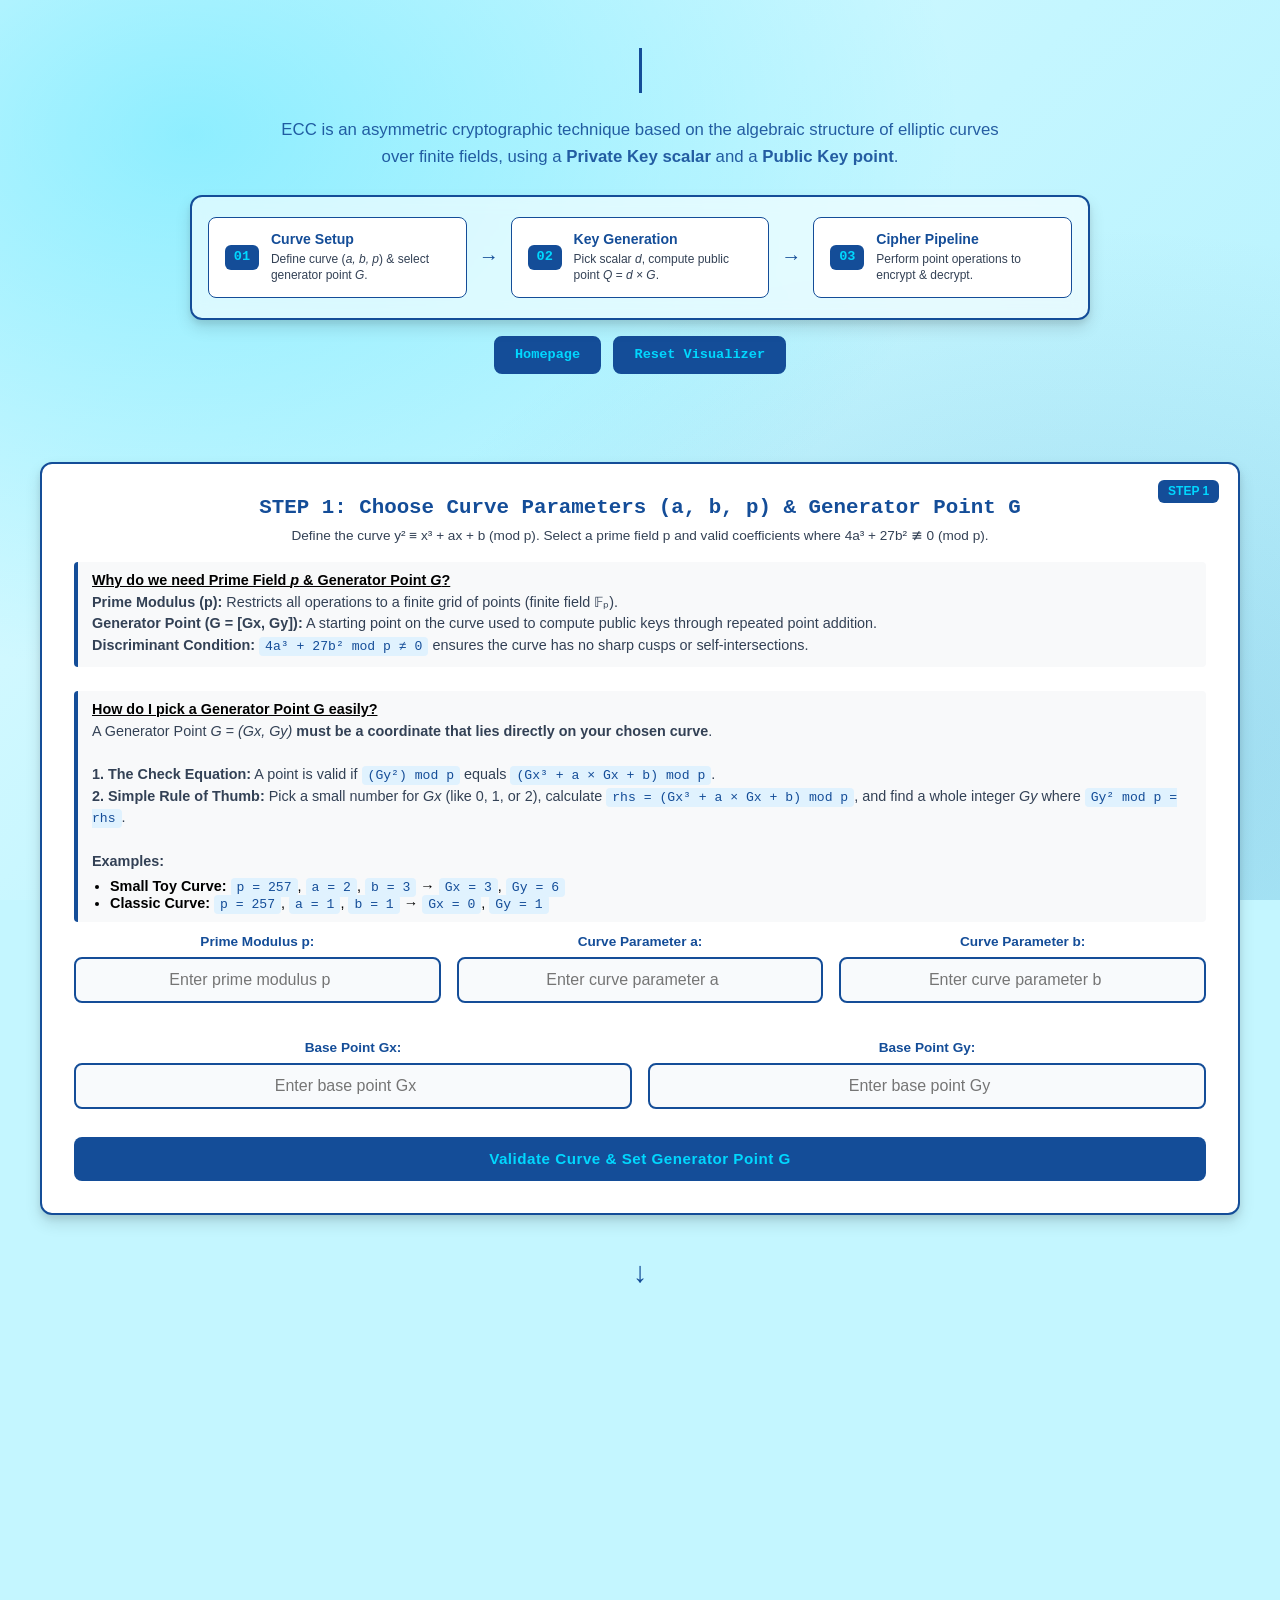
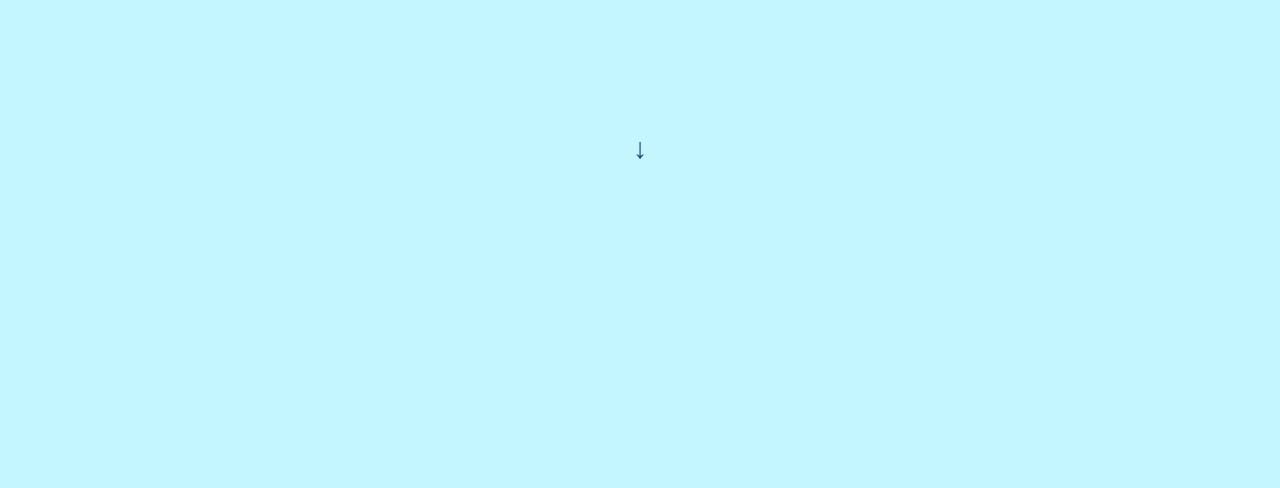
<file: ECC/ecc.html>
<!DOCTYPE html>
<html lang="en">
<head>
    <meta charset="UTF-8">
    <meta name="viewport" content="width=device-width, initial-scale=1.0">
    <title>ECC Visualizer</title>
    <link rel="stylesheet" href="../style.css">
</head>
<body>

    <main class="flowchart-container">

        <header class="header">
            <h1 class="typewriter2-title">ECC Visualizer</h1>
<!-- ALGORITHM OVERVIEW & FLOWCHART -->
<section class="algo-overview">
    <p class="header-description">
        ECC is an asymmetric cryptographic technique based on the algebraic structure of elliptic curves over finite fields, using a <strong>Private Key scalar</strong> and a <strong>Public Key point</strong>.
    </p>

    <div class="algo-diagram">
        <div class="algo-node">
            <span class="algo-node-step">01</span>
            <div class="algo-node-text">
                <strong>Curve Setup</strong>
                <p>Define curve (<em>a, b, p</em>) & select generator point <em>G</em>.</p>
            </div>
        </div>

        <div class="algo-arrow">→</div>

        <div class="algo-node">
            <span class="algo-node-step">02</span>
            <div class="algo-node-text">
                <strong>Key Generation</strong>
                <p>Pick scalar <em>d</em>, compute public point <em>Q = d × G</em>.</p>
            </div>
        </div>

        <div class="algo-arrow">→</div>

        <div class="algo-node">
            <span class="algo-node-step">03</span>
            <div class="algo-node-text">
                <strong>Cipher Pipeline</strong>
                <p>Perform point operations to encrypt & decrypt.</p>
            </div>
        </div>
    </div>
</section>
            <div class="header-buttons">
                <a href="../index.html" class="btn-nav">Homepage</a>
                <button id="reset-btn" class="btn-reset">Reset Visualizer</button>
            </div>
        </header>

        <!-- STEP 1: Elliptic Curve Parameters & Base Point -->
        <section id="node-step1" class="flow-card active">
            <div class="card-badge">STEP 1</div>
            <h2>STEP 1: Choose Curve Parameters (a, b, p) & Generator Point G</h2>
            <p class="hint">Define the curve y² ≡ x³ + ax + b (mod p). Select a prime field p and valid coefficients where 4a³ + 27b² ≢ 0 (mod p).</p>

            <div class="math-note-box" style="background-color: #f8f9fa; border-left: 4px solid #144d98; padding: 10px 14px; margin-bottom: 12px; border-radius: 4px; font-size: 0.9rem;">
                <strong><u>Why do we need Prime Field <em>p</em> & Generator Point <em>G</em>?</u></strong>
                <p style="margin: 4px 0 0 0;">
                    <strong>Prime Modulus (p):</strong> Restricts all operations to a finite grid of points (finite field 𝔽ₚ).<br>
                    <strong>Generator Point (G = [Gx, Gy]):</strong> A starting point on the curve used to compute public keys through repeated point addition.<br>
                    <strong>Discriminant Condition:</strong> <code>4a³ + 27b² mod p ≠ 0</code> ensures the curve has no sharp cusps or self-intersections.
                </p>
            </div>
            <div class="math-note-box" style="background-color: #f8f9fa; border-left: 4px solid #144d98; padding: 10px 14px; margin-top: 12px; margin-bottom: 12px; border-radius: 4px; font-size: 0.9rem;">
                <strong><u>How do I pick a Generator Point G easily?</u></strong>
                <p style="margin: 4px 0 0 0;">
                    A Generator Point <em>G = (Gx, Gy)</em> <strong>must be a coordinate that lies directly on your chosen curve</strong>.<br><br>
                    <strong>1. The Check Equation:</strong> A point is valid if <code>(Gy²) mod p</code> equals <code>(Gx³ + a × Gx + b) mod p</code>.<br>
                    <strong>2. Simple Rule of Thumb:</strong> Pick a small number for <em>Gx</em> (like 0, 1, or 2), calculate <code>rhs = (Gx³ + a × Gx + b) mod p</code>, and find a whole integer <em>Gy</em> where <code>Gy² mod p = rhs</code>.<br><br>
                    <strong>Examples:</strong>
                </p>
                <ul style="margin: 6px 0 0 18px; padding: 0;">
                    <li><strong>Small Toy Curve:</strong> <code>p = 257</code>, <code>a = 2</code>, <code>b = 3</code> → <code>Gx = 3</code>, <code>Gy = 6</code></li>
                    <li><strong>Classic Curve:</strong> <code>p = 257</code>, <code>a = 1</code>, <code>b = 1</code> → <code>Gx = 0</code>, <code>Gy = 1</code></li>
                </ul>
            </div>

            <div class="input-group">
                <div class="field">
                    <label for="p">Prime Modulus p:</label>
                    <input type="number" id="p" placeholder="Enter prime modulus p">
                </div>
                <div class="field">
                    <label for="a">Curve Parameter a:</label>
                    <input type="number" id="a" placeholder="Enter curve parameter a">
                </div>
                <div class="field">
                    <label for="b">Curve Parameter b:</label>
                    <input type="number" id="b" placeholder="Enter curve parameter b">
                </div>
            </div>

            <div class="input-group" style="margin-top: 10px;">
                <div class="field">
                    <label for="gx">Base Point Gx:</label>
                    <input type="number" id="gx" placeholder="Enter base point Gx">
                </div>
                <div class="field">
                    <label for="gy">Base Point Gy:</label>
                    <input type="number" id="gy" placeholder="Enter base point Gy">
                </div>
            </div>

            <button id="btn-step1" class="btn-step">Validate Curve & Set Generator Point G</button>
            <div id="out-step1" class="step-output"></div>
        </section>

        <div class="flow-connector" id="conn-1">↓</div>

        <!-- STEP 2: Private Key Selection & Public Key Derivation -->
        <section id="node-step2" class="flow-card locked">
            <div class="card-badge">STEP 2</div>
            <h2>STEP 2: Select Private Key (d) & Derive Public Key Point Q</h2>
            <p class="hint">Pick a private scalar integer d. The public key Q is calculated as Q = d × G using scalar multiplication.</p>

            <div class="math-note-box" style="background-color: #f8f9fa; border-left: 4px solid #144d98; padding: 10px 14px; margin-bottom: 12px; border-radius: 4px; font-size: 0.9rem;">
                <strong><u>How is Public Key Point <em>Q</em> calculated?</u></strong>
                <p style="margin: 4px 0 0 0;">
                    <em>Q</em> is computed by adding base point <em>G</em> to itself <em>d</em> times: <code>Q = G + G + ... + G (d times)</code>.<br>
                    While computing <em>Q</em> from <em>d</em> and <em>G</em> is fast (using double-and-add), finding <em>d</em> from <em>Q</em> and <em>G</em> is extremely hard (the <strong>Elliptic Curve Discrete Logarithm Problem</strong>).
                </p>
            </div>

            <div class="field">
                <label for="d">Private Key Scalar d:</label>
                <input type="number" id="d" placeholder="Enter private key integer d" disabled>
            </div>
            <button id="btn-step2" class="btn-step" disabled>Generate ECC Key Pair</button>
            <div id="out-step2" class="step-output"></div>
        </section>

        <div class="flow-connector" id="conn-2">↓</div>

        <!-- KEY CREATED CELEBRATION BANNER -->
        <div id="key-success-banner" class="success-banner hidden">
            You've generated your ECC key pair!
            <div class="key-display">
                <span><strong>Public Key Point Q (Qx, Qy):</strong> <code id="disp-pub"></code></span>
                <span><strong>Private Key Scalar d:</strong> <code id="disp-priv"></code></span>
            </div>
        </div>

        <!-- STEP 3: Sentence Encryption & Visual Breakdown -->
        <section id="node-step3" class="flow-card locked">
            <div class="card-badge">STEP 3</div>
            <h2>STEP 3: Encrypt & Decrypt a Sentence (ElGamal ECC)</h2>
            <div class="field">
                <label for="msg">Message Plaintext:</label>
                <input type="text" id="msg" placeholder="Enter message" disabled>
            </div>
            <button id="btn-step3" class="btn-step" disabled>Encrypt & Decrypt Sentence</button>

            <div id="out-step3" class="step-output"></div>

            <!-- Character Transformation Container -->
            <div id="visual-pipeline" class="pipeline-container" style="display:none; margin-top: 15px;">
                <h3>Char-by-Char ECC Encryption Pipeline</h3>
                <div id="pipeline-nodes" class="pipeline-grid"></div>
            </div>
        </section>

    </main>

    <script src="ecc.js"></script>
</body>
</html>
</file>
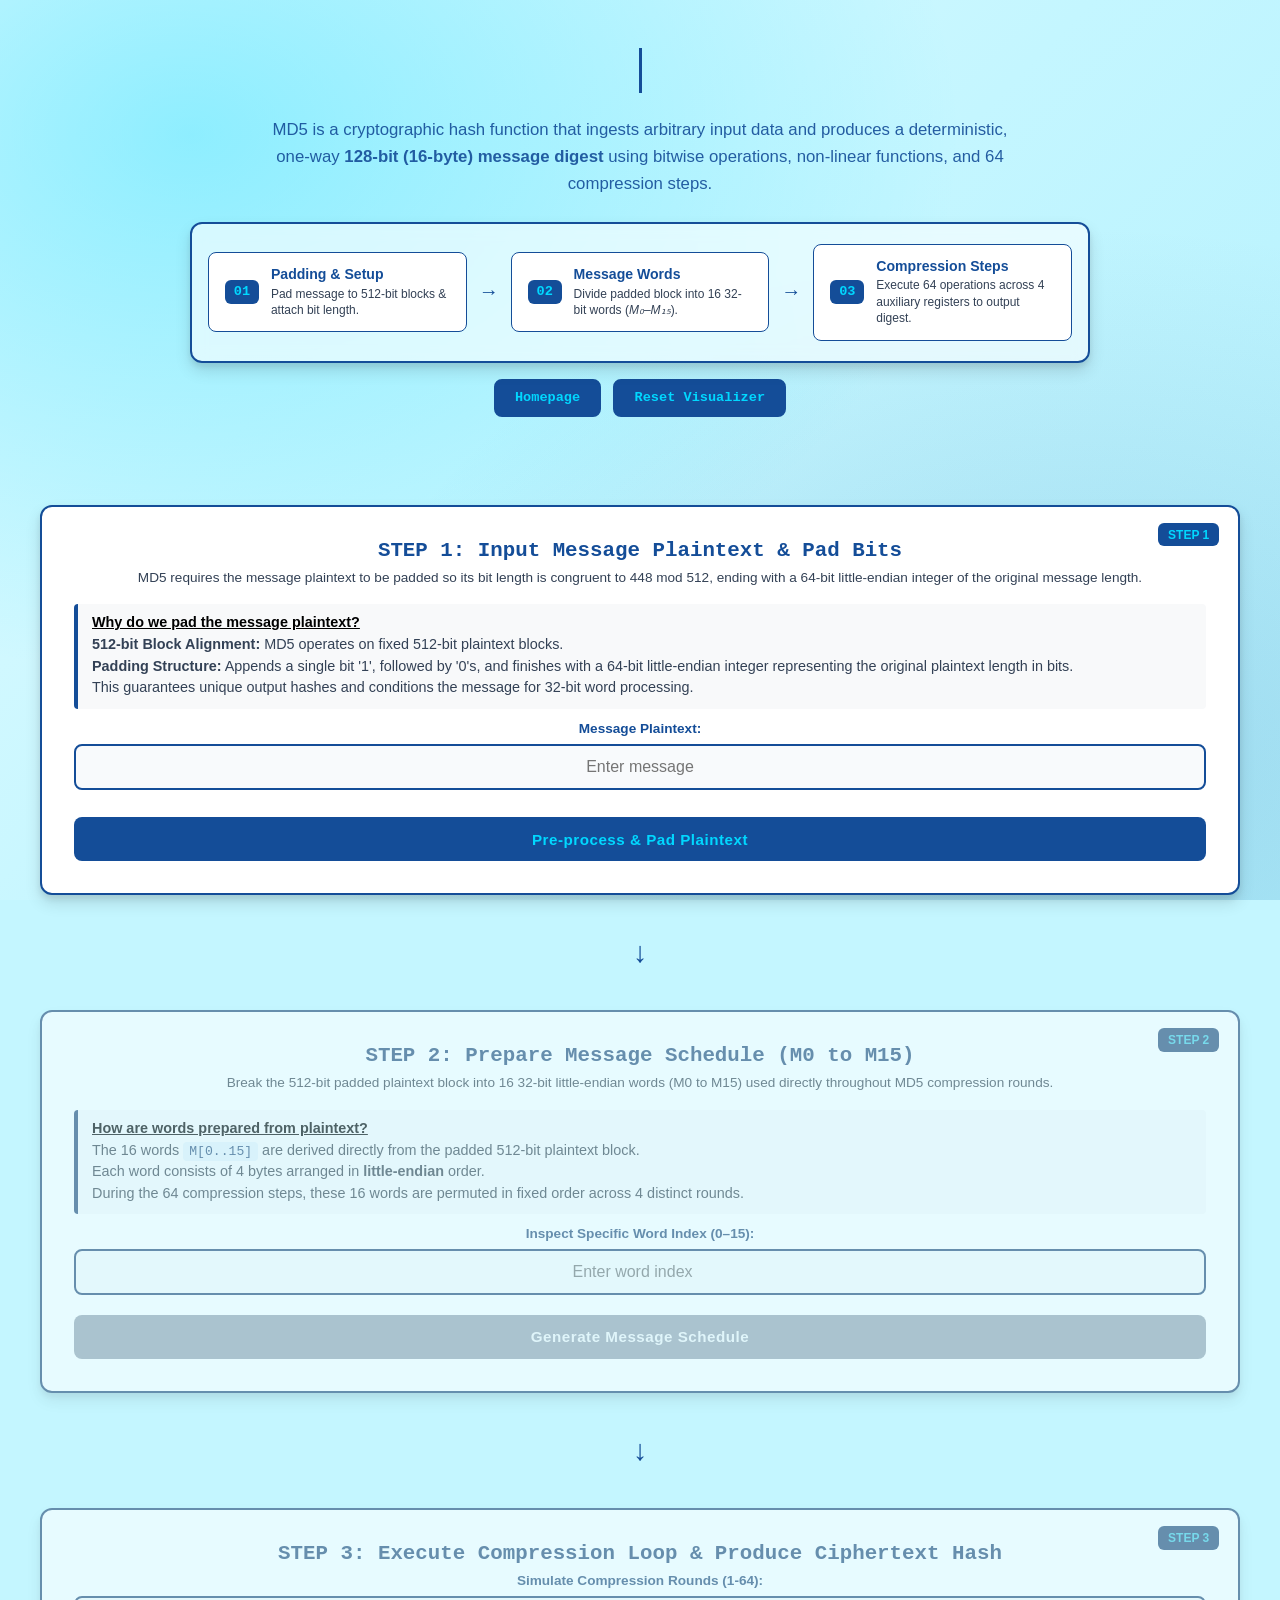
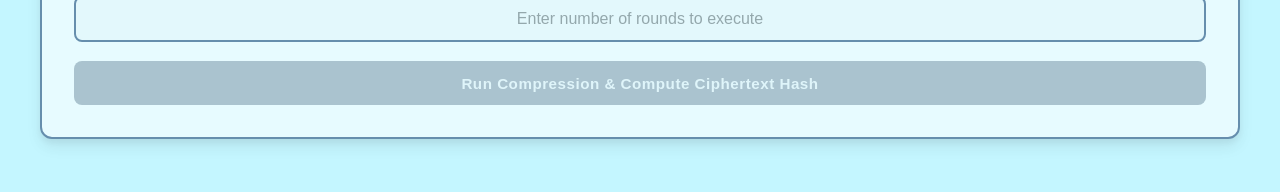
<file: MD5/md5.html>
<!DOCTYPE html>
<html lang="en">
<head>
    <meta charset="UTF-8">
    <meta name="viewport" content="width=device-width, initial-scale=1.0">
    <title>MD5 Visualizer</title>
    <link rel="stylesheet" href="../style.css">
</head>
<body>

    <main class="flowchart-container">

        <header class="header">
            <h1 class="typewriter2-title">MD5 Visualizer</h1>
            <!-- ALGORITHM OVERVIEW & FLOWCHART -->
<section class="algo-overview">
    <p class="header-description">
        MD5 is a cryptographic hash function that ingests arbitrary input data and produces a deterministic, one-way <strong>128-bit (16-byte) message digest</strong> using bitwise operations, non-linear functions, and 64 compression steps.
    </p>

    <div class="algo-diagram">
        <div class="algo-node">
            <span class="algo-node-step">01</span>
            <div class="algo-node-text">
                <strong>Padding & Setup</strong>
                <p>Pad message to 512-bit blocks & attach bit length.</p>
            </div>
        </div>

        <div class="algo-arrow">→</div>

        <div class="algo-node">
            <span class="algo-node-step">02</span>
            <div class="algo-node-text">
                <strong>Message Words</strong>
                <p>Divide padded block into 16 32-bit words (<em>M₀–M₁₅</em>).</p>
            </div>
        </div>

        <div class="algo-arrow">→</div>

        <div class="algo-node">
            <span class="algo-node-step">03</span>
            <div class="algo-node-text">
                <strong>Compression Steps</strong>
                <p>Execute 64 operations across 4 auxiliary registers to output digest.</p>
            </div>
        </div>
    </div>
</section>
            <div class="header-buttons">
                <a href="../index.html" class="btn-nav">Homepage</a>
                <button id="reset-btn" class="btn-reset">Reset Visualizer</button>
            </div>
        </header>

        <!-- STEP 1: Message Input & Pre-processing (Padding) -->
        <section id="node-step1" class="flow-card active">
            <div class="card-badge">STEP 1</div>
            <h2>STEP 1: Input Message Plaintext & Pad Bits</h2>
            <p class="hint">MD5 requires the message plaintext to be padded so its bit length is congruent to 448 mod 512, ending with a 64-bit little-endian integer of the original message length.</p>
            <div class="math-note-box" style="background-color: #f8f9fa; border-left: 4px solid #144d98; padding: 10px 14px; margin-bottom: 12px; border-radius: 4px; font-size: 0.9rem;">
                <strong><u>Why do we pad the message plaintext?</u></strong>
                <p style="margin: 4px 0 0 0;">
                    <strong>512-bit Block Alignment:</strong> MD5 operates on fixed 512-bit plaintext blocks.<br>
                    <strong>Padding Structure:</strong> Appends a single bit '1', followed by '0's, and finishes with a 64-bit little-endian integer representing the original plaintext length in bits.<br>
                    This guarantees unique output hashes and conditions the message for 32-bit word processing.
                </p>
            </div>
            <div class="input-group">
                <div class="field">
                    <label for="msg-input">Message Plaintext:</label>
                    <input type="text" id="msg-input" placeholder="Enter message">
                </div>
            </div>
            <button id="btn-step1" class="btn-step">Pre-process & Pad Plaintext</button>
            <div id="out-step1" class="step-output"></div>
        </section>

        <div class="flow-connector" id="conn-1">↓</div>

        <!-- STEP 2: Message Schedule Construction (M0..M15) -->
        <section id="node-step2" class="flow-card locked">
            <div class="card-badge">STEP 2</div>
            <h2>STEP 2: Prepare Message Schedule (M0 to M15)</h2>
            <p class="hint">Break the 512-bit padded plaintext block into 16 32-bit little-endian words (M0 to M15) used directly throughout MD5 compression rounds.</p>

            <div class="math-note-box" style="background-color: #f8f9fa; border-left: 4px solid #144d98; padding: 10px 14px; margin-bottom: 12px; border-radius: 4px; font-size: 0.9rem;">
                <strong><u>How are words prepared from plaintext?</u></strong>
                <p style="margin: 4px 0 0 0;">
                    The 16 words <code>M[0..15]</code> are derived directly from the padded 512-bit plaintext block.<br>
                    Each word consists of 4 bytes arranged in <strong>little-endian</strong> order.<br>
                    During the 64 compression steps, these 16 words are permuted in fixed order across 4 distinct rounds.
                </p>
            </div>

            <div class="field">
                <label for="word-index">Inspect Specific Word Index (0–15):</label>
                <input type="number" id="word-index" placeholder="Enter word index" disabled>
            </div>
            <button id="btn-step2" class="btn-step" disabled>Generate Message Schedule</button>
            <div id="out-step2" class="step-output"></div>
        </section>

        <div class="flow-connector" id="conn-2">↓</div>

        <!-- MD5 INITIAL CONSTANTS BANNER -->
        <div id="key-success-banner" class="success-banner hidden">
            Initial State Hash Values (A..D derived from little-endian word constants):
            <div class="key-display">
                <span><strong>A - B:</strong> <code id="disp-pub"></code></span>
                <span><strong>C - D:</strong> <code id="disp-priv"></code></span>
            </div>
        </div>

        <!-- STEP 3: Compression Loop & Hash Output -->
        <section id="node-step3" class="flow-card locked">
            <div class="card-badge">STEP 3</div>
            <h2>STEP 3: Execute Compression Loop & Produce Ciphertext Hash</h2>
            <div class="field">
                <label for="round-select">Simulate Compression Rounds (1-64):</label>
                <input type="text" id="round-select" placeholder="Enter number of rounds to execute" disabled>
            </div>
            <button id="btn-step3" class="btn-step" disabled>Run Compression & Compute Ciphertext Hash</button>

            <div id="out-step3" class="step-output"></div>

            <!-- Visual Pipeline for Hash Registers -->
            <div id="visual-pipeline" class="pipeline-container" style="display:none; margin-top: 15px;">
                <h3>Register-by-Register MD5 Encryption Pipeline</h3>
                <div id="pipeline-nodes" class="pipeline-grid"></div>
            </div>
        </section>

    </main>

    <script src="md5.js"></script>
</body>
</html>
</file>
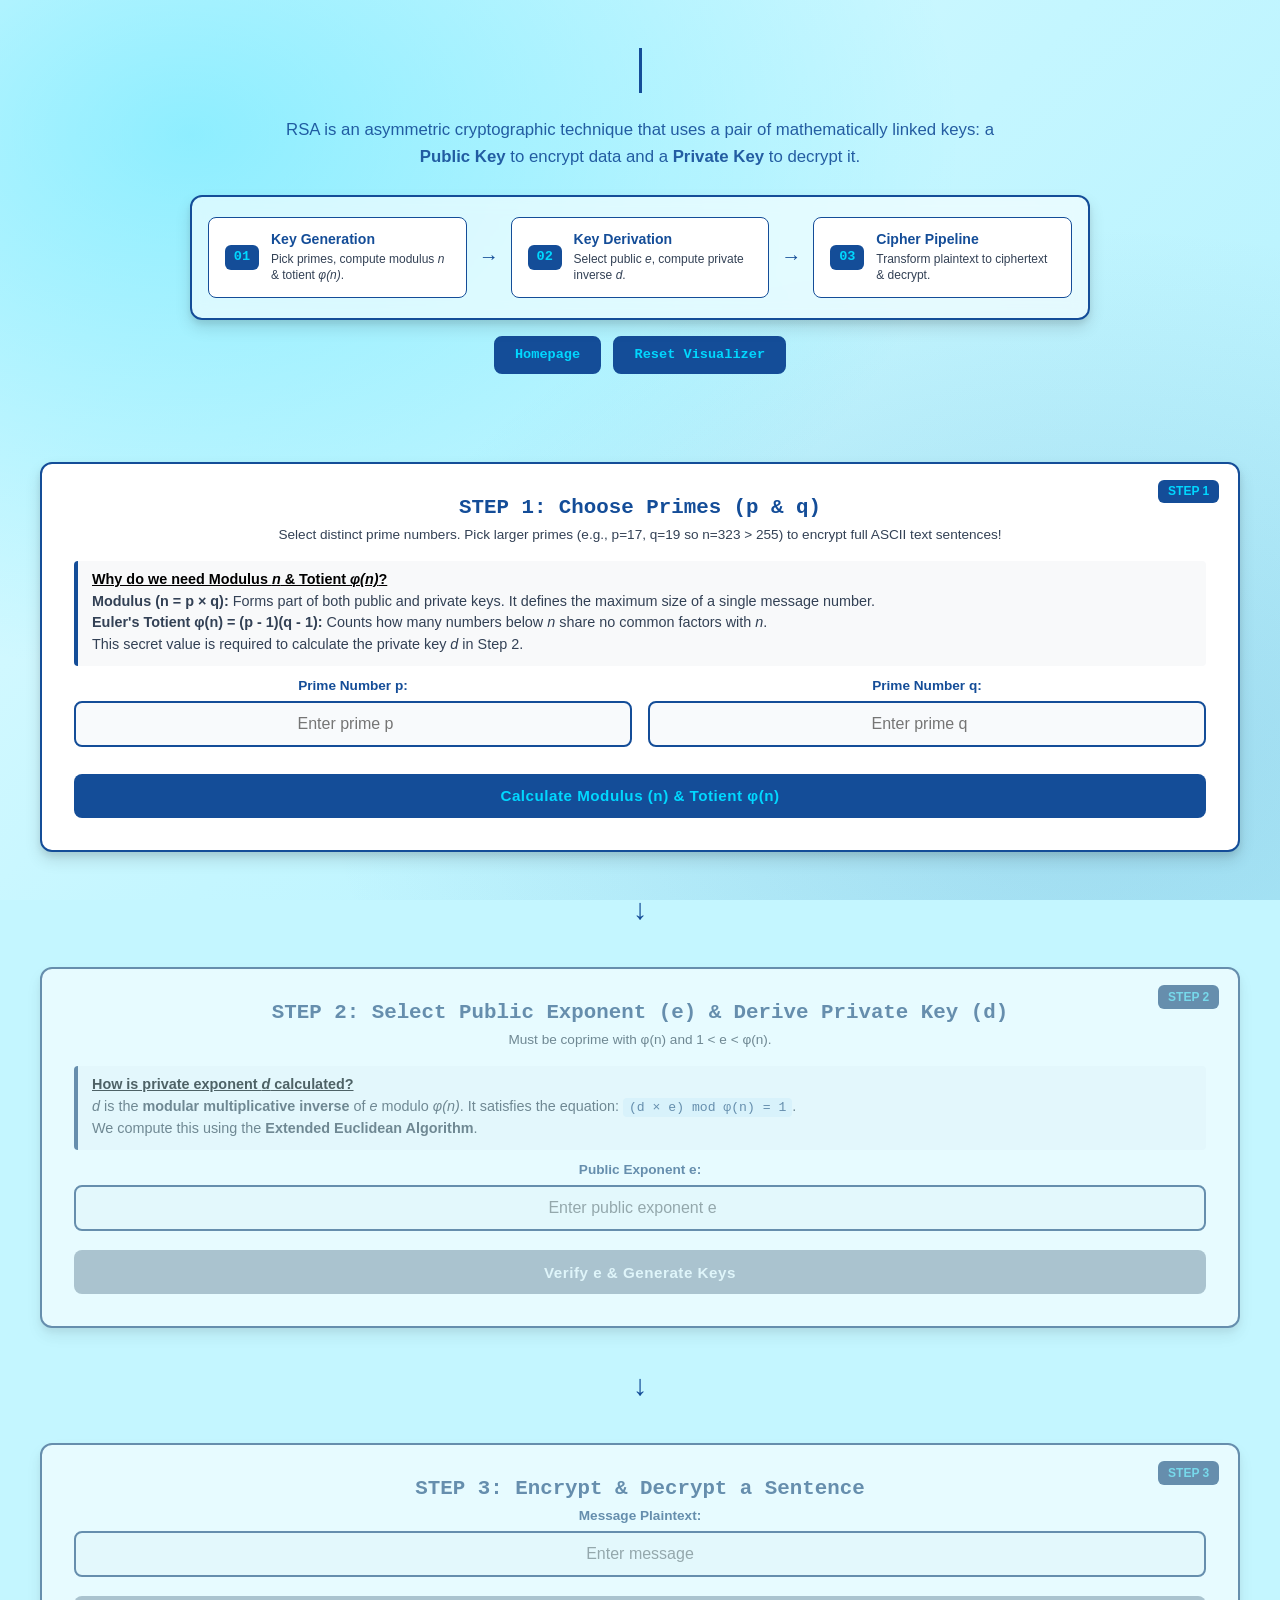
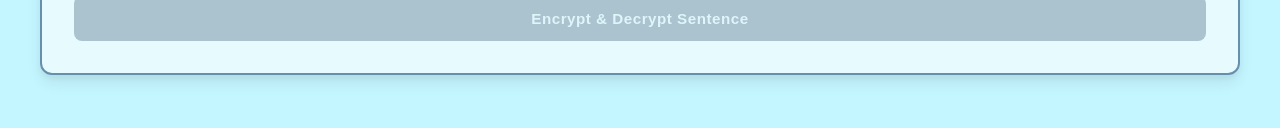
<file: RSA/rsa.html>
<!DOCTYPE html>
<html lang="en">
<head>
    <meta charset="UTF-8">
    <meta name="viewport" content="width=device-width, initial-scale=1.0">
    <title>RSA Visualizer</title>
    <link rel="stylesheet" href="../style.css">
</head>
<body>

    <main class="flowchart-container">

        <header class="header">
            <h1 class="typewriter2-title">RSA Visualizer</h1>
            <!-- ALGORITHM OVERVIEW & FLOWCHART -->
            <section class="algo-overview">
                <p class="header-description">
                    RSA is an asymmetric cryptographic technique that uses a pair of mathematically linked keys: a <strong>Public Key</strong> to encrypt data and a <strong>Private Key</strong> to decrypt it.
                </p>

                <div class="algo-diagram">
                    <div class="algo-node">
                        <span class="algo-node-step">01</span>
                        <div class="algo-node-text">
                            <strong>Key Generation</strong>
                            <p>Pick primes, compute modulus <em>n</em> & totient <em>φ(n)</em>.</p>
                        </div>
                    </div>

                    <div class="algo-arrow">→</div>

                    <div class="algo-node">
                        <span class="algo-node-step">02</span>
                        <div class="algo-node-text">
                            <strong>Key Derivation</strong>
                            <p>Select public <em>e</em>, compute private inverse <em>d</em>.</p>
                        </div>
                    </div>

                    <div class="algo-arrow">→</div>

                    <div class="algo-node">
                        <span class="algo-node-step">03</span>
                        <div class="algo-node-text">
                            <strong>Cipher Pipeline</strong>
                            <p>Transform plaintext to ciphertext & decrypt.</p>
                        </div>
                    </div>
                </div>
            </section>
            <div class="header-buttons">
                <a href="../index.html" class="btn-nav">Homepage</a>
                <button id="reset-btn" class="btn-reset">Reset Visualizer</button>
            </div>
        </header>

        <!-- STEP 1: Primes -->
        <section id="node-step1" class="flow-card active">
            <div class="card-badge">STEP 1</div>
            <h2>STEP 1: Choose Primes (p & q)</h2>
            <p class="hint">Select distinct prime numbers. Pick larger primes (e.g., p=17, q=19 so n=323 > 255) to encrypt full ASCII text sentences!</p>
            <div class="math-note-box" style="background-color: #f8f9fa; border-left: 4px solid #144d98; padding: 10px 14px; margin-bottom: 12px; border-radius: 4px; font-size: 0.9rem;">
            <strong><u>Why do we need Modulus <em>n</em> & Totient <em>φ(n)</em>?</u></strong>
                <p style="margin: 4px 0 0 0;">
                    <strong>Modulus (n = p × q):</strong> Forms part of both public and private keys. It defines the maximum size of a single message number.<br>
                    <strong>Euler's Totient φ(n) = (p - 1)(q - 1):</strong> Counts how many numbers below <em>n</em> share no common factors with <em>n</em>.<br>
                    This secret value is required to calculate the private key <em>d</em> in Step 2.
                </p>
            </div>
            <div class="input-group">
                <div class="field">
                    <label for="p">Prime Number p:</label>
                    <input type="number" id="p" placeholder="Enter prime p">
                </div>
                <div class="field">
                    <label for="q">Prime Number q:</label>
                    <input type="number" id="q" placeholder="Enter prime q">
                </div>
            </div>
            <button id="btn-step1" class="btn-step">Calculate Modulus (n) & Totient φ(n)</button>
            <div id="out-step1" class="step-output"></div>
        </section>

        <div class="flow-connector" id="conn-1">↓</div>

        <!-- STEP 2: Public Exponent & Private Key Note -->
        <section id="node-step2" class="flow-card locked">
            <div class="card-badge">STEP 2</div>
            <h2>STEP 2: Select Public Exponent (e) & Derive Private Key (d)</h2>
            <p class="hint">Must be coprime with φ(n) and 1 &lt; e &lt; φ(n).</p>

            <div class="math-note-box" style="background-color: #f8f9fa; border-left: 4px solid #144d98; padding: 10px 14px; margin-bottom: 12px; border-radius: 4px; font-size: 0.9rem;">
                <strong><u>How is private exponent <em>d</em> calculated?</u></strong>
                <p style="margin: 4px 0 0 0;">
                    <em>d</em> is the <strong>modular multiplicative inverse</strong> of <em>e</em> modulo <em>φ(n)</em>. It satisfies the equation: <code>(d × e) mod φ(n) = 1</code>.<br>
                    We compute this using the <strong>Extended Euclidean Algorithm</strong>.
                </p>
            </div>

            <div class="field">
                <label for="e">Public Exponent e:</label>
                <input type="number" id="e" placeholder="Enter public exponent e" disabled>
            </div>
            <button id="btn-step2" class="btn-step" disabled>Verify e & Generate Keys</button>
            <div id="out-step2" class="step-output"></div>
        </section>

        <div class="flow-connector" id="conn-2">↓</div>

        <!-- KEY CREATED CELEBRATION BANNER -->
        <div id="key-success-banner" class="success-banner hidden">
            You've generated your RSA key pair!
            <div class="key-display">
                <span><strong>Public Key (e, n):</strong> <code id="disp-pub"></code></span>
                <span><strong>Private Key (d, n):</strong> <code id="disp-priv"></code></span>
            </div>
        </div>

        <!-- STEP 3: Sentence Encryption & Visual Breakdown -->
        <section id="node-step3" class="flow-card locked">
            <div class="card-badge">STEP 3</div>
            <h2>STEP 3: Encrypt & Decrypt a Sentence</h2>
            <div class="field">
                <label for="msg">Message Plaintext:</label>
                <input type="text" id="msg" placeholder="Enter message" disabled>
            </div>
            <button id="btn-step3" class="btn-step" disabled>Encrypt & Decrypt Sentence</button>

            <div id="out-step3" class="step-output"></div>

            <!-- Character Transformation Container -->
            <div id="visual-pipeline" class="pipeline-container" style="display:none; margin-top: 15px;">
                <h3>Char-by-Char RSA Encryption Pipeline</h3>
                <div id="pipeline-nodes" class="pipeline-grid"></div>
            </div>
        </section>

    </main>

    <script src="rsa.js"></script>
</body>
</html>
</file>
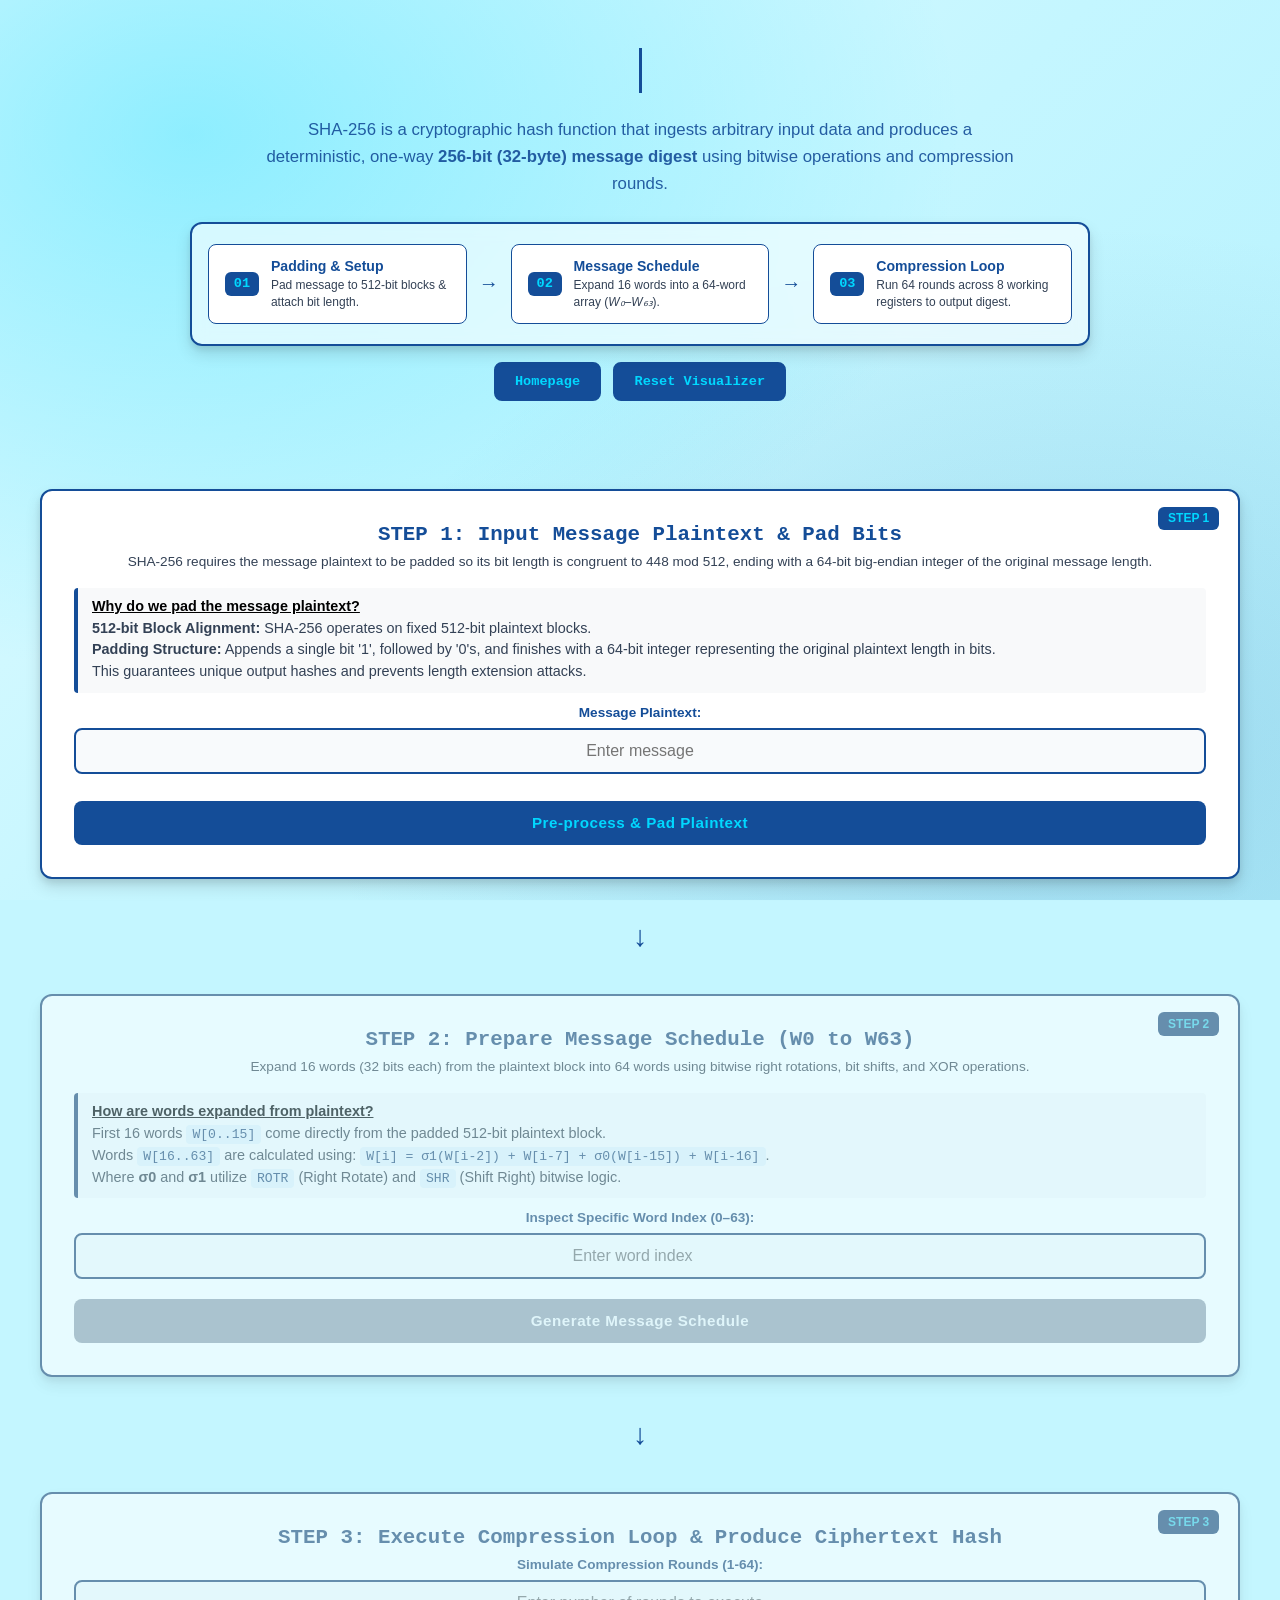
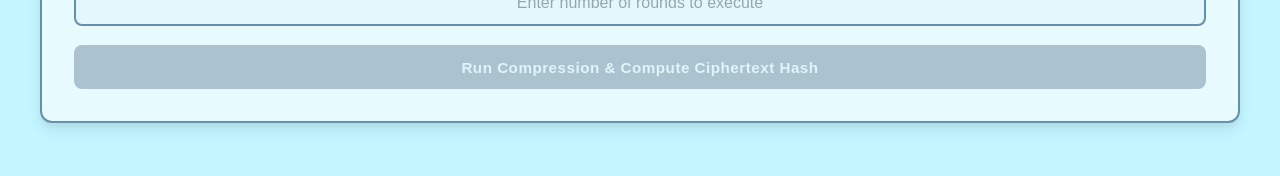
<file: SHA256/sha256.html>
<!DOCTYPE html>
<html lang="en">
<head>
    <meta charset="UTF-8">
    <meta name="viewport" content="width=device-width, initial-scale=1.0">
    <title>SHA256 Visualizer</title>
    <link rel="stylesheet" href="../style.css">
</head>
<body>

    <main class="flowchart-container">

        <header class="header">
            <h1 class="typewriter3-title">SHA256 Visualizer</h1>
            <!-- ALGORITHM OVERVIEW & FLOWCHART -->
<section class="algo-overview">
    <p class="header-description">
        SHA-256 is a cryptographic hash function that ingests arbitrary input data and produces a deterministic, one-way <strong>256-bit (32-byte) message digest</strong> using bitwise operations and compression rounds.
    </p>

    <div class="algo-diagram">
        <div class="algo-node">
            <span class="algo-node-step">01</span>
            <div class="algo-node-text">
                <strong>Padding & Setup</strong>
                <p>Pad message to 512-bit blocks & attach bit length.</p>
            </div>
        </div>

        <div class="algo-arrow">→</div>

        <div class="algo-node">
            <span class="algo-node-step">02</span>
            <div class="algo-node-text">
                <strong>Message Schedule</strong>
                <p>Expand 16 words into a 64-word array (<em>W₀–W₆₃</em>).</p>
            </div>
        </div>

        <div class="algo-arrow">→</div>

        <div class="algo-node">
            <span class="algo-node-step">03</span>
            <div class="algo-node-text">
                <strong>Compression Loop</strong>
                <p>Run 64 rounds across 8 working registers to output digest.</p>
            </div>
        </div>
    </div>
</section>
            <div class="header-buttons">
                <a href="../index.html" class="btn-nav">Homepage</a>
                <button id="reset-btn" class="btn-reset">Reset Visualizer</button>
            </div>
        </header>

        <!-- STEP 1: Message Input & Pre-processing (Padding) -->
        <section id="node-step1" class="flow-card active">
            <div class="card-badge">STEP 1</div>
            <h2>STEP 1: Input Message Plaintext & Pad Bits</h2>
            <p class="hint">SHA-256 requires the message plaintext to be padded so its bit length is congruent to 448 mod 512, ending with a 64-bit big-endian integer of the original message length.</p>
            <div class="math-note-box" style="background-color: #f8f9fa; border-left: 4px solid #144d98; padding: 10px 14px; margin-bottom: 12px; border-radius: 4px; font-size: 0.9rem;">
                <strong><u>Why do we pad the message plaintext?</u></strong>
                <p style="margin: 4px 0 0 0;">
                    <strong>512-bit Block Alignment:</strong> SHA-256 operates on fixed 512-bit plaintext blocks.<br>
                    <strong>Padding Structure:</strong> Appends a single bit '1', followed by '0's, and finishes with a 64-bit integer representing the original plaintext length in bits.<br>
                    This guarantees unique output hashes and prevents length extension attacks.
                </p>
            </div>
            <div class="input-group">
                <div class="field">
                    <label for="msg-input">Message Plaintext:</label>
                    <input type="text" id="msg-input" placeholder="Enter message">
                </div>
            </div>
            <button id="btn-step1" class="btn-step">Pre-process & Pad Plaintext</button>
            <div id="out-step1" class="step-output"></div>
        </section>

        <div class="flow-connector" id="conn-1">↓</div>

        <!-- STEP 2: Message Schedule Construction (W0..W63) -->
        <section id="node-step2" class="flow-card locked">
            <div class="card-badge">STEP 2</div>
            <h2>STEP 2: Prepare Message Schedule (W0 to W63)</h2>
            <p class="hint">Expand 16 words (32 bits each) from the plaintext block into 64 words using bitwise right rotations, bit shifts, and XOR operations.</p>

            <div class="math-note-box" style="background-color: #f8f9fa; border-left: 4px solid #144d98; padding: 10px 14px; margin-bottom: 12px; border-radius: 4px; font-size: 0.9rem;">
                <strong><u>How are words expanded from plaintext?</u></strong>
                <p style="margin: 4px 0 0 0;">
                    First 16 words <code>W[0..15]</code> come directly from the padded 512-bit plaintext block.<br>
                    Words <code>W[16..63]</code> are calculated using: <code>W[i] = σ1(W[i-2]) + W[i-7] + σ0(W[i-15]) + W[i-16]</code>.<br>
                    Where <strong>σ0</strong> and <strong>σ1</strong> utilize <code>ROTR</code> (Right Rotate) and <code>SHR</code> (Shift Right) bitwise logic.
                </p>
            </div>

            <div class="field">
                <label for="word-index">Inspect Specific Word Index (0–63):</label>
                <input type="number" id="word-index" placeholder="Enter word index" disabled>
            </div>
            <button id="btn-step2" class="btn-step" disabled>Generate Message Schedule</button>
            <div id="out-step2" class="step-output"></div>
        </section>

        <div class="flow-connector" id="conn-2">↓</div>

        <!-- SHA-256 INITIAL CONSTANTS BANNER -->
        <div id="key-success-banner" class="success-banner hidden">
            Initial State Hash Values (H0..H7 derived from prime fractional square roots):
            <div class="key-display">
                <span><strong>H0 - H3:</strong> <code id="disp-pub"></code></span>
                <span><strong>H4 - H7:</strong> <code id="disp-priv"></code></span>
            </div>
        </div>

        <!-- STEP 3: Compression Loop & Hash Output -->
        <section id="node-step3" class="flow-card locked">
            <div class="card-badge">STEP 3</div>
            <h2>STEP 3: Execute Compression Loop & Produce Ciphertext Hash</h2>
            <div class="field">
                <label for="round-select">Simulate Compression Rounds (1-64):</label>
                <input type="text" id="round-select" placeholder="Enter number of rounds to execute" disabled>
            </div>
            <button id="btn-step3" class="btn-step" disabled>Run Compression & Compute Ciphertext Hash</button>

            <div id="out-step3" class="step-output"></div>

            <!-- Visual Pipeline for Hash Registers -->
            <div id="visual-pipeline" class="pipeline-container" style="display:none; margin-top: 15px;">
                <h3>Register-by-Register SHA256 Encryption Pipeline</h3>
                <div id="pipeline-nodes" class="pipeline-grid"></div>
            </div>
        </section>

    </main>

    <script src="sha256.js"></script>
</body>
</html>
</file>
<file: style.css>
/* --- Root Variables --- */
:root {
    --bg-gradient: linear-gradient(135deg, #c4f6ff 0%, #e0f9ff 45%, #a8edeb 100%);
    --card-bg: #ffffff;
    --primary-blue: #144d98;
    --accent-cyan: #00d8ff;
    --text-dark: #000000;
    --border-color: #144d98;
    --accent-success: #00d8ff;
    --accent-error: #dc2626;
    --shadow-card: 0 8px 16px rgba(0, 0, 0, 0.12), 0 4px 6px rgba(0, 0, 0, 0.08);
    --shadow-hover: 0 16px 28px rgba(20, 77, 152, 0.25), 0 6px 12px rgba(0, 0, 0, 0.12);
}

/* --- Global Resets & Typography --- */
* {
    box-sizing: border-box;
    margin: 0;
    padding: 0;
}

body {
    background-color: #c4f6ff;
    background-image:
        radial-gradient(at 15% 15%, rgba(0, 216, 255, 0.35) 0px, transparent 50%),
        radial-gradient(at 85% 85%, rgba(20, 77, 152, 0.15) 0px, transparent 50%),
        linear-gradient(135deg, #e3fbff 0%, #c4f6ff 50%, #b2f1fd 100%);
    background-attachment: fixed;
    color: var(--text-dark);
    font-family: 'Inter', -apple-system, BlinkMacSystemFont, sans-serif;
    padding: 3rem 1.5rem;
    min-height: 100vh;
}

h1, h2, h3, .card-label, .btn-nav, .btn-reset, code, .typewriter1-title, .typewriter2-title, .typewriter3-title, .typewriter4-title, typewriter5-title {
    font-family: 'JetBrains Mono', monospace;
}

h1 {
    font-size: clamp(1.8rem, 3vw, 2.5rem);
    color: var(--primary-blue);
    font-weight: 700;
}

/* --- Layout Containers --- */
.main-container,
.flowchart-container {
    max-width: 1200px;
    margin: 0 auto;
    display: flex;
    flex-direction: column;
    gap: 2.5rem;
}

.section {
    display: flex;
    flex-direction: column;
}

.grid-container {
    display: grid;
    grid-template-columns: repeat(3, 1fr);
    gap: 1.75rem;
}

.section-title {
    font-style: normal;
    font-size: 1.35rem;
    font-weight: 700;
    margin-bottom: 1.25rem;
    color: var(--primary-blue);
    display: flex;
    align-items: center;
    gap: 0.5rem;
}

.section-title::before {
    content: '';
    display: inline-block;
    width: 8px;
    height: 1.2rem;
    background-color: var(--primary-blue);
    border-radius: 2px;
}

/* --- Header & Typewriter Header --- */
.header {
    display: flex;
    flex-direction: column;
    align-items: center;
    text-align: center;
    gap: 16px;
    margin-bottom: 3rem;
    max-width: 900px;
    margin-left: auto;
    margin-right: auto;
}

.header-description {
    font-size: 1.05rem;
    line-height: 1.6;
    color: var(--primary-blue);
    max-width: 750px;
    opacity: 0.9;
    font-weight: 500;
}

.header-buttons {
    display: flex;
    gap: 12px;
    justify-content: center;
}

.typewriter1-title {
    font-size: clamp(1.6rem, 3.2vw, 2.5rem);
    color: var(--primary-blue);
    font-weight: 700;
    white-space: nowrap;
    overflow: hidden;
    border-right: 3px solid var(--primary-blue);
    width: 0;
    animation:
        typing1 5s steps(34) infinite alternate,
        blink-caret 0.75s step-end infinite;
}

@keyframes typing1 {
    0% { width: 0; }
    40%, 85% { width: 34ch; }
    100% { width: 0; }
}

.typewriter2-title {
    font-size: clamp(1.6rem, 3.2vw, 2.5rem);
    color: var(--primary-blue);
    font-weight: 700;
    white-space: nowrap;
    overflow: hidden;
    border-right: 3px solid var(--primary-blue);
    width: 0;
    animation:
        typing2 5s steps(14) infinite alternate,
        blink-caret 0.75s step-end infinite;
}

@keyframes typing2 {
    0% { width: 0; }
    40%, 85% { width: 14ch; }
    100% { width: 0; }
}

.typewriter3-title {
    font-size: clamp(1.6rem, 3.2vw, 2.5rem);
    color: var(--primary-blue);
    font-weight: 700;
    white-space: nowrap;
    overflow: hidden;
    border-right: 3px solid var(--primary-blue);
    width: 0;
    animation:
        typing3 5s steps(17) infinite alternate,
        blink-caret 0.75s step-end infinite;
}

@keyframes typing3 {
    0% { width: 0; }
    40%, 85% { width: 17ch; }
    100% { width: 0; }
}

.typewriter4-title {
    font-size: clamp(1.6rem, 3.2vw, 2.5rem);
    color: var(--primary-blue);
    font-weight: 700;
    white-space: nowrap;
    overflow: hidden;
    border-right: 3px solid var(--primary-blue);
    width: 0;
    animation:
        typing4 5s steps(25) infinite alternate,
        blink-caret 0.75s step-end infinite;
}

@keyframes typing4 {
    0% { width: 0; }
    40%, 85% { width: 25ch; }
    100% { width: 0; }
}

.typewriter5-title {
    font-size: clamp(1.6rem, 3.2vw, 2.5rem);
    color: var(--primary-blue);
    font-weight: 700;
    white-space: nowrap;
    overflow: hidden;
    border-right: 3px solid var(--primary-blue);
    width: 0;
    animation:
        typing5 5s steps(19) infinite alternate,
        blink-caret 0.75s step-end infinite;
}

@keyframes typing5 {
    0% { width: 0; }
    40%, 85% { width: 19ch; }
    100% { width: 0; }
}

@keyframes blink-caret {
    from, to { border-color: transparent; }
    50% { border-color: var(--primary-blue); }
}

/* --- Standard Nav & Utility Buttons --- */
.btn-nav,
.btn-reset {
    background-color: var(--primary-blue);
    color: var(--accent-cyan);
    border: 2px solid var(--primary-blue);
    padding: 0.6rem 1.2rem;
    border-radius: 8px;
    font-weight: bold;
    font-size: 0.85rem;
    text-decoration: none;
    cursor: pointer;
    transition: all 0.25s cubic-bezier(0.4, 0, 0.2, 1);
    display: inline-flex;
    align-items: center;
    justify-content: center;
}

.btn-nav:hover,
.btn-reset:hover {
    background-color: var(--accent-cyan);
    color: var(--primary-blue);
    box-shadow: 0 4px 12px rgba(0, 216, 255, 0.3);
}

/* --- Navigation Cards --- */
.card {
    display: flex;
    flex-direction: column;
    text-decoration: none;
    border-radius: 12px;
    overflow: hidden;
    background-color: var(--card-bg);
    border: 2px solid var(--primary-blue);
    box-shadow: var(--shadow-card);
    transform: translateY(0);
    transition: transform 0.3s cubic-bezier(0.4, 0, 0.2, 1), box-shadow 0.3s cubic-bezier(0.4, 0, 0.2, 1), border-color 0.3s ease;
    cursor: pointer;
}

.card img {
    width: 100%;
    height: auto;
    aspect-ratio: 16 / 10;
    object-fit: cover;
    display: block;
    background-color: #f0f9ff;
}

.card:hover {
    transform: translateY(-6px);
    box-shadow: var(--shadow-hover);
    border-color: var(--accent-cyan);
}

.card:active {
    transform: translateY(-2px);
    box-shadow: 0 6px 12px rgba(0, 0, 0, 0.15);
}

.card-label {
    background-color: var(--primary-blue);
    color: var(--accent-cyan);
    font-size: 1rem;
    font-weight: 700;
    text-align: center;
    padding: 0.8rem 0.75rem;
    letter-spacing: 0.5px;
    transition: background-color 0.3s ease, color 0.3s ease;
    border-bottom: 1px solid rgba(255, 255, 255, 0.1);
}

.card:hover .card-label {
    background-color: var(--accent-cyan);
    color: var(--primary-blue);
}

/* --- Flowchart Cards --- */
.flow-card {
    background: var(--card-bg);
    border-radius: 12px;
    padding: 2rem;
    width: 100%;
    box-shadow: var(--shadow-card);
    border: 2px solid var(--primary-blue);
    position: relative;
    display: flex;
    flex-direction: column;
    align-items: center;
    text-align: center;
    transition: transform 0.3s ease, box-shadow 0.3s ease, opacity 0.3s ease;
}

.flow-card.active {
    border-color: var(--primary-blue);
}

.flow-card.completed {
    border-color: var(--accent-success);
}

.flow-card.locked {
    opacity: 0.6;
    pointer-events: none;
    filter: grayscale(0.4);
}

.card-badge {
    position: absolute;
    top: 1rem;
    right: 1.2rem;
    background: var(--primary-blue);
    color: var(--accent-cyan);
    font-size: 0.75rem;
    font-weight: bold;
    padding: 0.3rem 0.6rem;
    border-radius: 6px;
}

.flow-card.completed .card-badge {
    background: var(--accent-success);
    color: #ffffff;
}

.flow-card h2 {
    font-size: 1.3rem;
    color: var(--primary-blue);
    margin-bottom: 0.5rem;
    text-align: center;
}

.hint {
    font-size: 0.85rem;
    color: #334155;
    margin-bottom: 1.2rem;
    text-align: center;
}

/* --- Inputs & Interactive Fields --- */
.input-group {
    display: flex;
    gap: 1rem;
    width: 100%;
    justify-content: center;
    margin-bottom: 0.5rem;
}

.field {
    display: flex;
    flex-direction: column;
    align-items: center;
    width: 100%;
    margin-bottom: 1.2rem;
}

.field label {
    font-size: 0.85rem;
    font-weight: bold;
    margin-bottom: 0.5rem;
    color: var(--primary-blue);
    text-align: center;
}

.field input {
    width: 100%;
    padding: 0.75rem;
    border: 2px solid var(--primary-blue);
    border-radius: 8px;
    font-size: 1rem;
    outline: none;
    background-color: #f8fafc;
    color: var(--text-dark);
    text-align: center;
    transition: border-color 0.2s, background-color 0.2s;
}

.field input:focus {
    background-color: #ffffff;
    border-color: var(--accent-cyan);
}

.btn-step {
    width: 100%;
    background-color: var(--primary-blue);
    color: var(--accent-cyan);
    border: none;
    padding: 0.85rem;
    border-radius: 8px;
    font-size: 0.95rem;
    font-weight: bold;
    cursor: pointer;
    letter-spacing: 0.5px;
    transition: background-color 0.3s ease, color 0.3s ease;
}

.btn-step:hover:not(:disabled) {
    background-color: var(--accent-cyan);
    color: var(--primary-blue);
}

.btn-step:disabled {
    background-color: #94a3b8;
    color: #f1f5f9;
    cursor: not-allowed;
}

/* --- Flowchart Connectors --- */
.flow-connector {
    font-size: 1.8rem;
    font-weight: bold;
    color: var(--primary-blue);
    margin: 0.2rem 0;
    line-height: 1;
    text-align: center;
    transition: color 0.3s ease;
}

.flow-connector.active {
    color: var(--accent-success);
}

/* --- Output Display Boxes --- */
.step-output {
    display: none;
    width: 100%;
    margin-top: 1.2rem;
    padding: 1rem;
    border-radius: 8px;
    background-color: #e0f2fe;
    border: 2px solid var(--primary-blue);
    font-size: 0.88rem;
    line-height: 1.6;
    color: var(--text-dark);
    text-align: center;
}

.step-output.error {
    background-color: #fef2f2;
    border-color: var(--accent-error);
    color: var(--accent-error);
    font-weight: bold;
}

/* --- Success Banner --- */
.success-banner {
    background-color: var(--primary-blue);
    color: #ffffff;
    width: 100%;
    border-radius: 12px;
    padding: 1.2rem 1.5rem;
    margin: 1rem 0;
    text-align: center;
    font-weight: bold;
    box-shadow: var(--shadow-card);
    border: 2px solid var(--accent-cyan);
    display: flex;
    flex-direction: column;
    align-items: center;
}

.success-banner.hidden {
    display: none;
}

.key-display {
    display: flex;
    justify-content: center;
    align-items: center;
    margin-top: 0.8rem;
    font-weight: normal;
    font-size: 0.85rem;
    flex-wrap: wrap;
    gap: 1rem;
    width: 100%;
}

.key-display code {
    background: var(--accent-cyan);
    color: var(--primary-blue);
    padding: 0.2rem 0.6rem;
    border-radius: 4px;
    font-weight: bold;
}

/* --- Character Encryption Pipeline Grid --- */
.pipeline-grid {
    display: flex;
    flex-wrap: wrap;
    gap: 12px;
    margin-top: 10px;
    justify-content: center;
}

.char-card {
    border: 1px solid #ddd;
    border-radius: 8px;
    padding: 10px;
    background-color: #f9f9f9;
    text-align: center;
    min-width: 120px;
}

.char-header {
    font-size: 1.2rem;
    font-weight: bold;
    color: #333;
}

.char-arrow {
    font-size: 0.8rem;
    color: #666;
    margin: 4px 0;
}

.char-cipher {
    background-color: #e3f2fd;
    padding: 4px;
    border-radius: 4px;
}

/* --- Media Queries --- */
@media (max-width: 992px) {
    .grid-container {
        grid-template-columns: repeat(2, 1fr);
    }
}

@media (max-width: 640px) {
    .grid-container {
        grid-template-columns: 1fr;
        gap: 1.25rem;
    }

    body {
        padding: 2rem 1rem;
    }

    .input-group {
        flex-direction: column;
        gap: 0;
    }
}

/* --- Visitor Counter Badge --- */
.visitor-counter {
    display: inline-flex;
    align-items: center;
    gap: 0.75rem;
    background-color: var(--primary-blue);
    color: #ffffff;
    padding: 0.6rem 1.25rem;
    border-radius: 50px;
    border: 2px solid var(--accent-cyan);
    box-shadow: 0 4px 15px rgba(0, 216, 255, 0.35);
    margin-top: 0.5rem;
    transition: transform 0.3s ease, box-shadow 0.3s ease;
}

.visitor-counter:hover {
    transform: translateY(-2px);
    box-shadow: 0 6px 20px rgba(0, 216, 255, 0.5);
}

.counter-label {
    font-family: 'JetBrains Mono', monospace;
    font-size: 0.75rem;
    font-weight: 700;
    letter-spacing: 1px;
    color: var(--accent-cyan);
    text-transform: uppercase;
}

.counter-number {
    font-family: 'JetBrains Mono', monospace;
    font-size: 1.1rem;
    font-weight: 700;
    background-color: var(--accent-cyan);
    color: var(--primary-blue);
    padding: 0.2rem 0.6rem;
    border-radius: 20px;
    min-width: 2.5rem;
    text-align: center;
}

/* --- Reusable Cryptography Flowchart & Note Box Styles --- */

.algo-overview {
    display: flex;
    flex-direction: column;
    align-items: center;
    gap: 1.5rem;
    width: 100%;
    margin-top: 0.5rem;
}

.algo-diagram {
    display: flex;
    align-items: center;
    justify-content: center;
    gap: 1rem;
    width: 100%;
    max-width: 900px;
    background-color: rgba(255, 255, 255, 0.6);
    backdrop-filter: blur(8px);
    border: 2px solid var(--primary-blue);
    border-radius: 12px;
    padding: 1.25rem 1rem;
    box-shadow: var(--shadow-card);
}

.algo-node {
    flex: 1;
    display: flex;
    align-items: center;
    gap: 0.75rem;
    background: var(--card-bg);
    border: 1.5px solid var(--primary-blue);
    padding: 0.85rem 1rem;
    border-radius: 8px;
    text-align: left;
    transition: transform 0.25s ease, box-shadow 0.25s ease;
}

.algo-node:hover {
    transform: translateY(-2px);
    border-color: var(--accent-cyan);
    box-shadow: 0 4px 12px rgba(20, 77, 152, 0.15);
}

.algo-node-step {
    font-family: 'JetBrains Mono', monospace;
    font-size: 0.85rem;
    font-weight: 800;
    background-color: var(--primary-blue);
    color: var(--accent-cyan);
    padding: 0.35rem 0.55rem;
    border-radius: 6px;
    line-height: 1;
}

.algo-node-text strong {
    display: block;
    font-size: 0.88rem;
    color: var(--primary-blue);
    margin-bottom: 0.2rem;
}

.algo-node-text p {
    font-size: 0.75rem;
    color: #334155;
    line-height: 1.35;
    margin: 0;
}

.algo-arrow {
    font-family: 'JetBrains Mono', monospace;
    font-size: 1.25rem;
    font-weight: bold;
    color: var(--primary-blue);
    user-select: none;
}

/* Inline Info / Math Note Boxes */
.math-note-box {
    background-color: #f8fafc;
    border-left: 4px solid var(--primary-blue);
    padding: 12px 16px;
    margin-bottom: 1.2rem;
    border-radius: 0 8px 8px 0;
    font-size: 0.88rem;
    text-align: left;
    width: 100%;
    color: var(--text-dark);
}

.math-note-box p {
    margin: 6px 0 0 0;
    line-height: 1.5;
    color: #334155;
}

.math-note-box code {
    background-color: #e0f2fe;
    color: var(--primary-blue);
    padding: 2px 6px;
    border-radius: 4px;
    font-size: 0.82rem;
}

/* Character Transformation Pipeline */
.crypto-pipeline {
    display: flex;
    flex-wrap: wrap;
    gap: 12px;
    margin-top: 10px;
    justify-content: center;
}

/* Responsive adjustments for mobile screens */
@media (max-width: 820px) {
    .algo-diagram {
        flex-direction: column;
        gap: 0.75rem;
    }

    .algo-arrow {
        transform: rotate(90deg);
        margin: -0.25rem 0;
    }

    .algo-node {
        width: 100%;
    }
}
</file>
